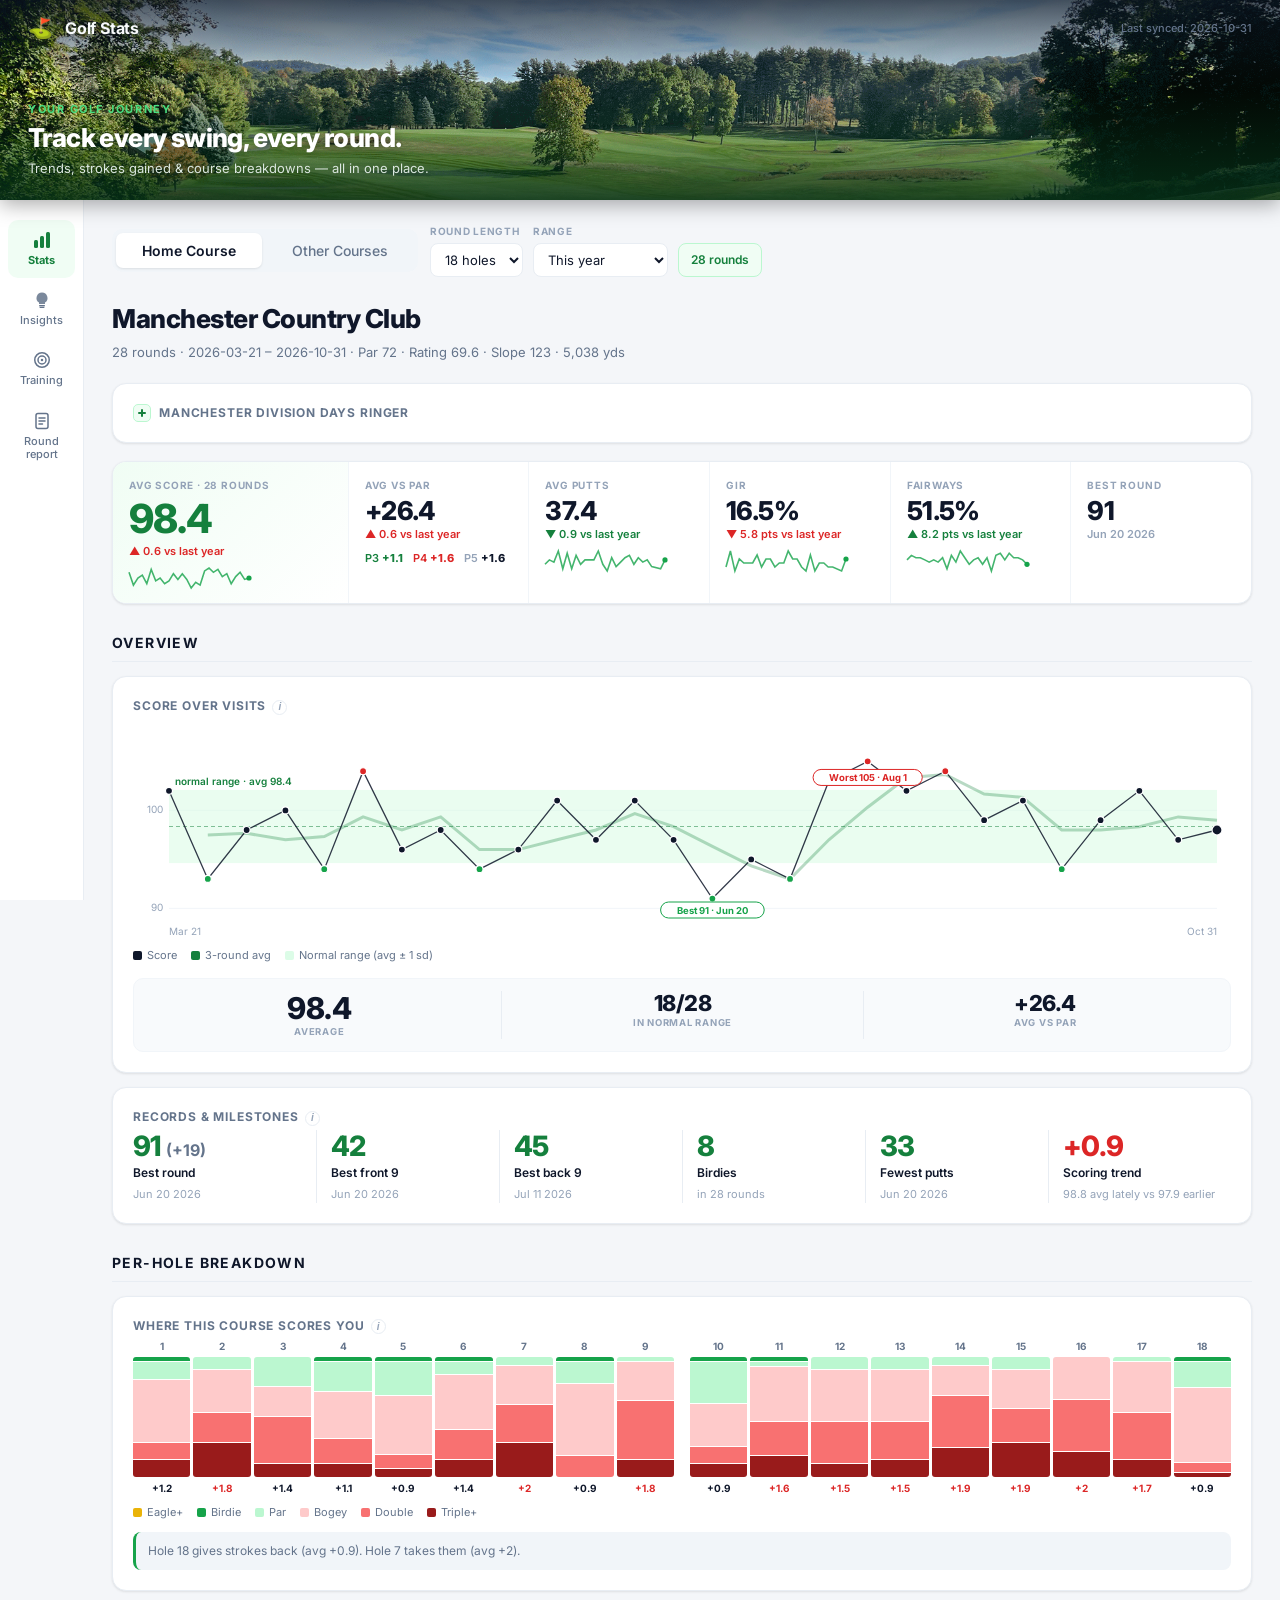
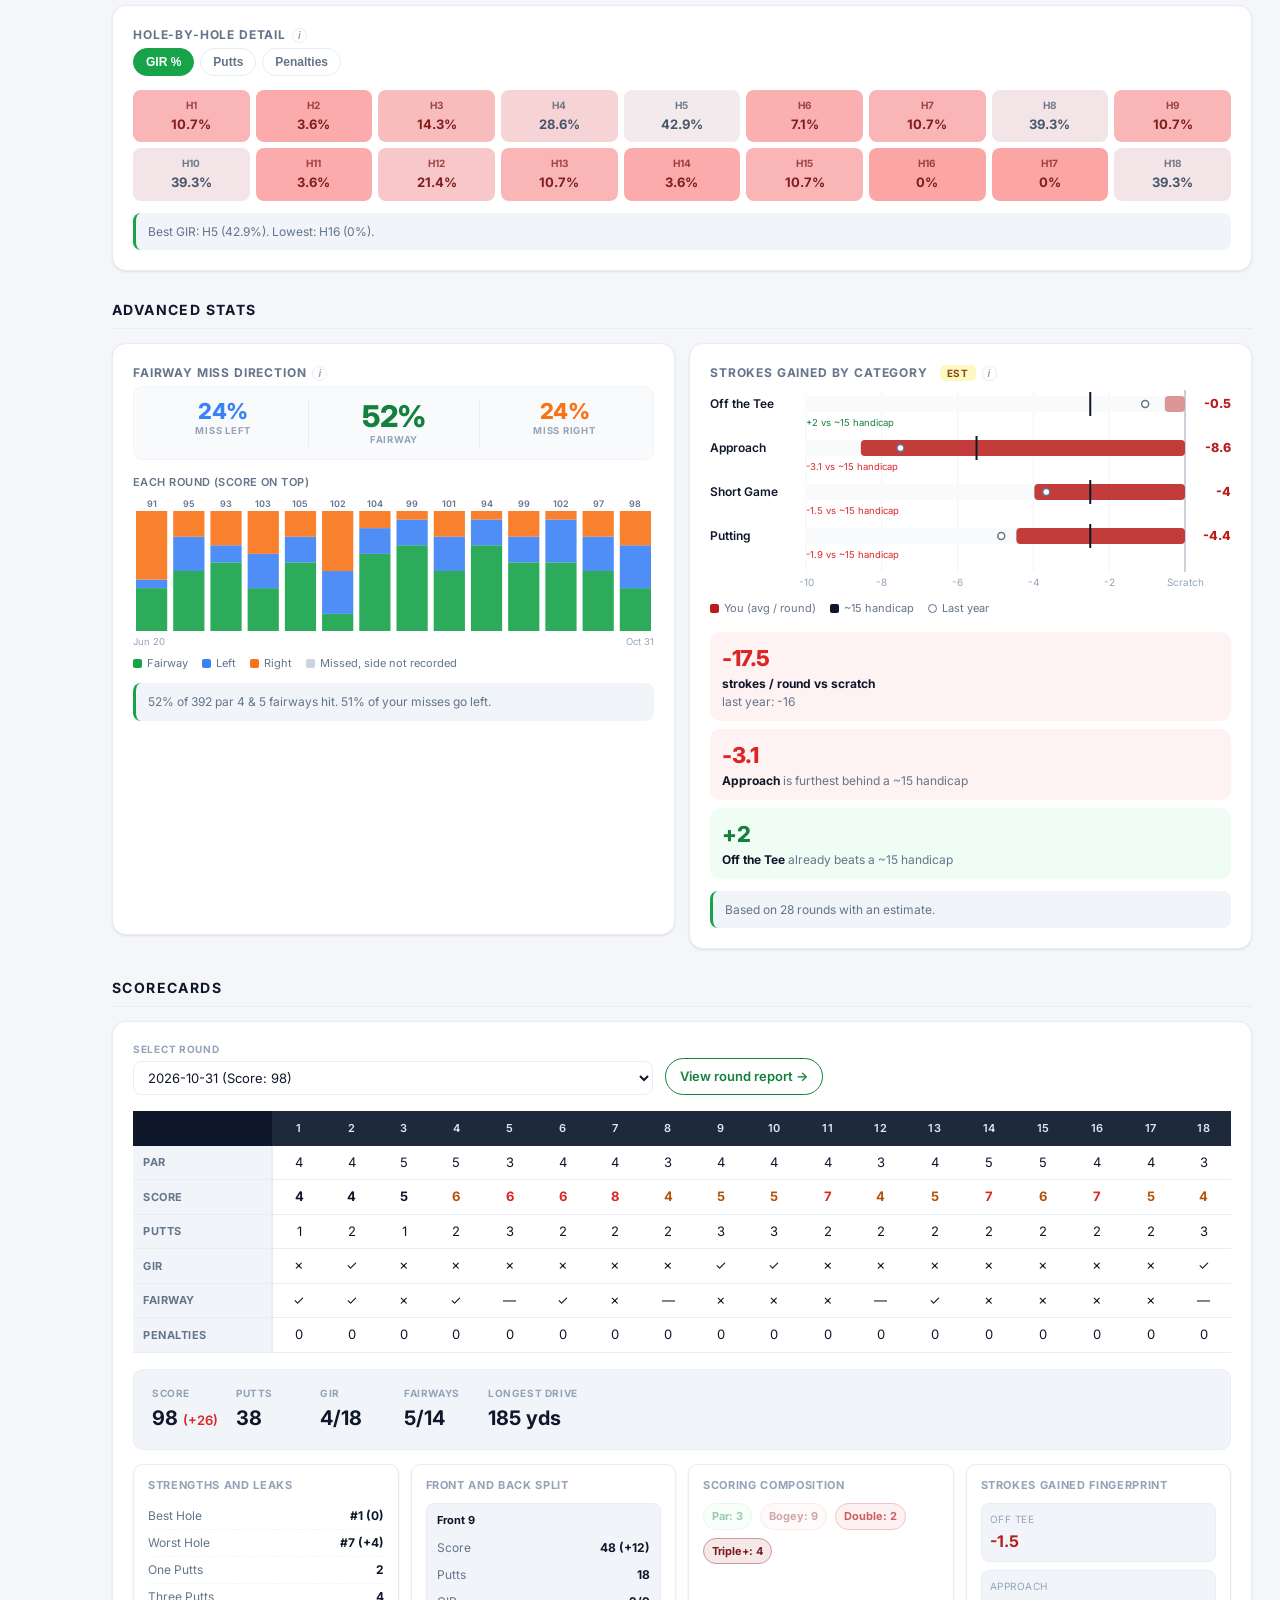
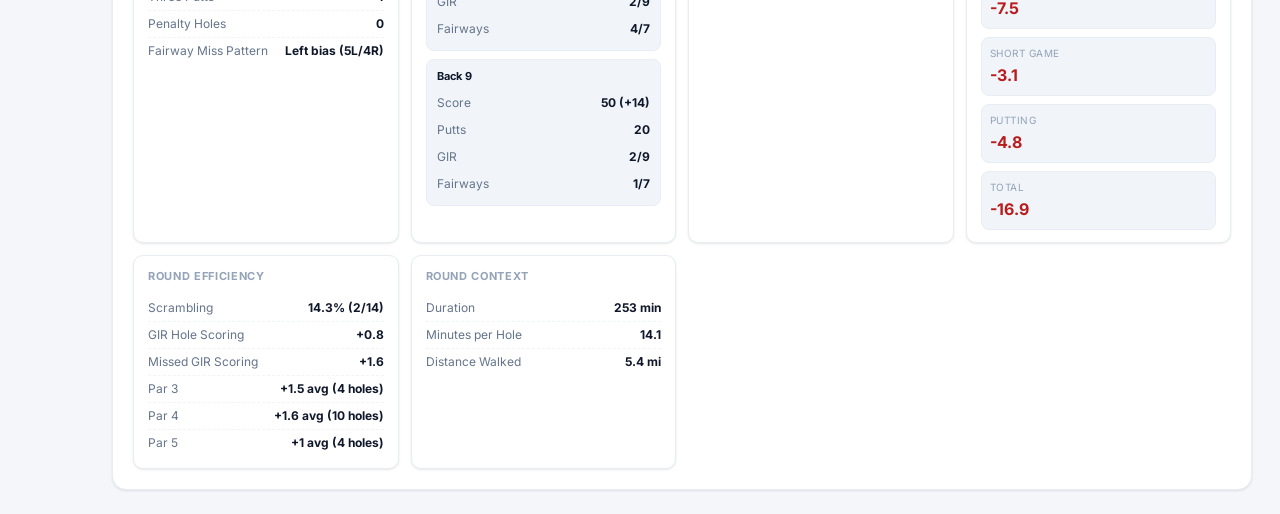
<file: index.html>
<!DOCTYPE html>
<html>
  <head>
    <meta charset="utf-8">
    <meta http-equiv="refresh" content="0; url=dashboard/">
    <link rel="canonical" href="dashboard/">
  </head>
  <body>
    <script>window.location.replace("dashboard/");</script>
  </body>
</html>
</file>
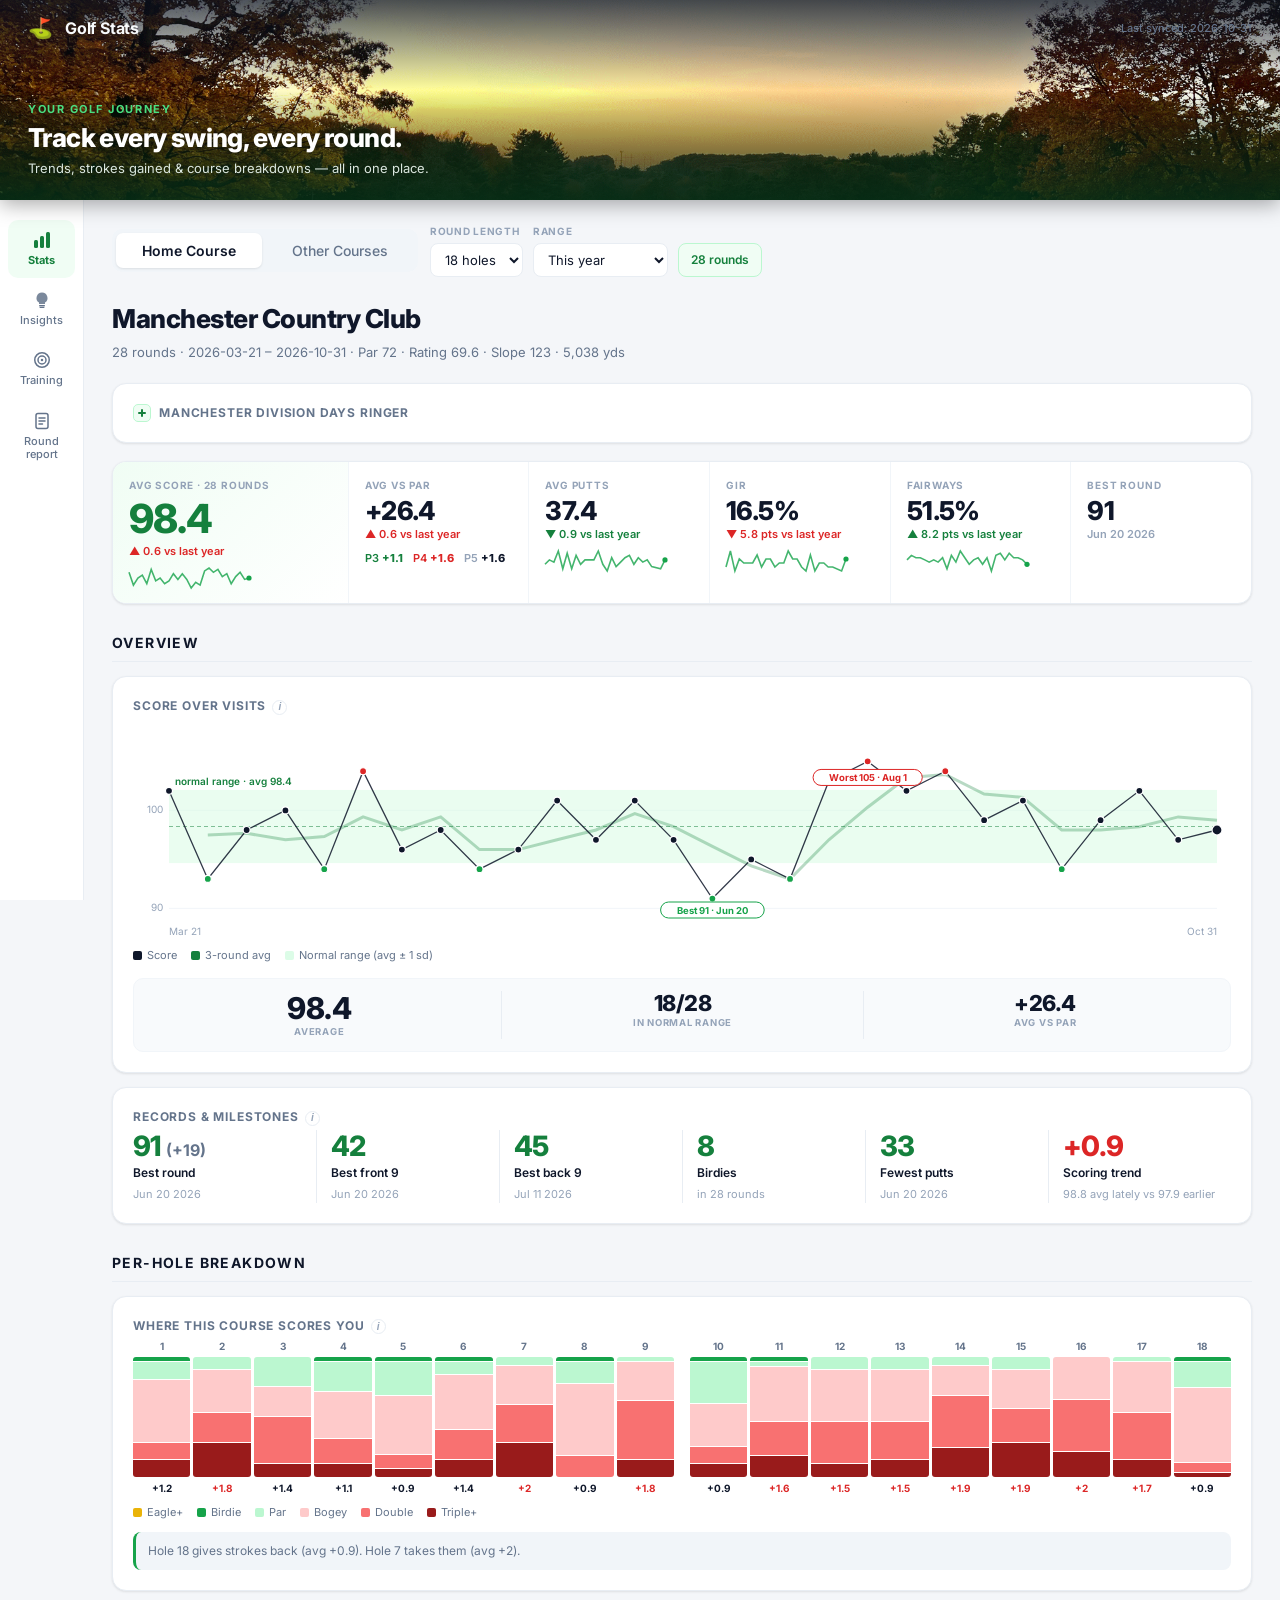
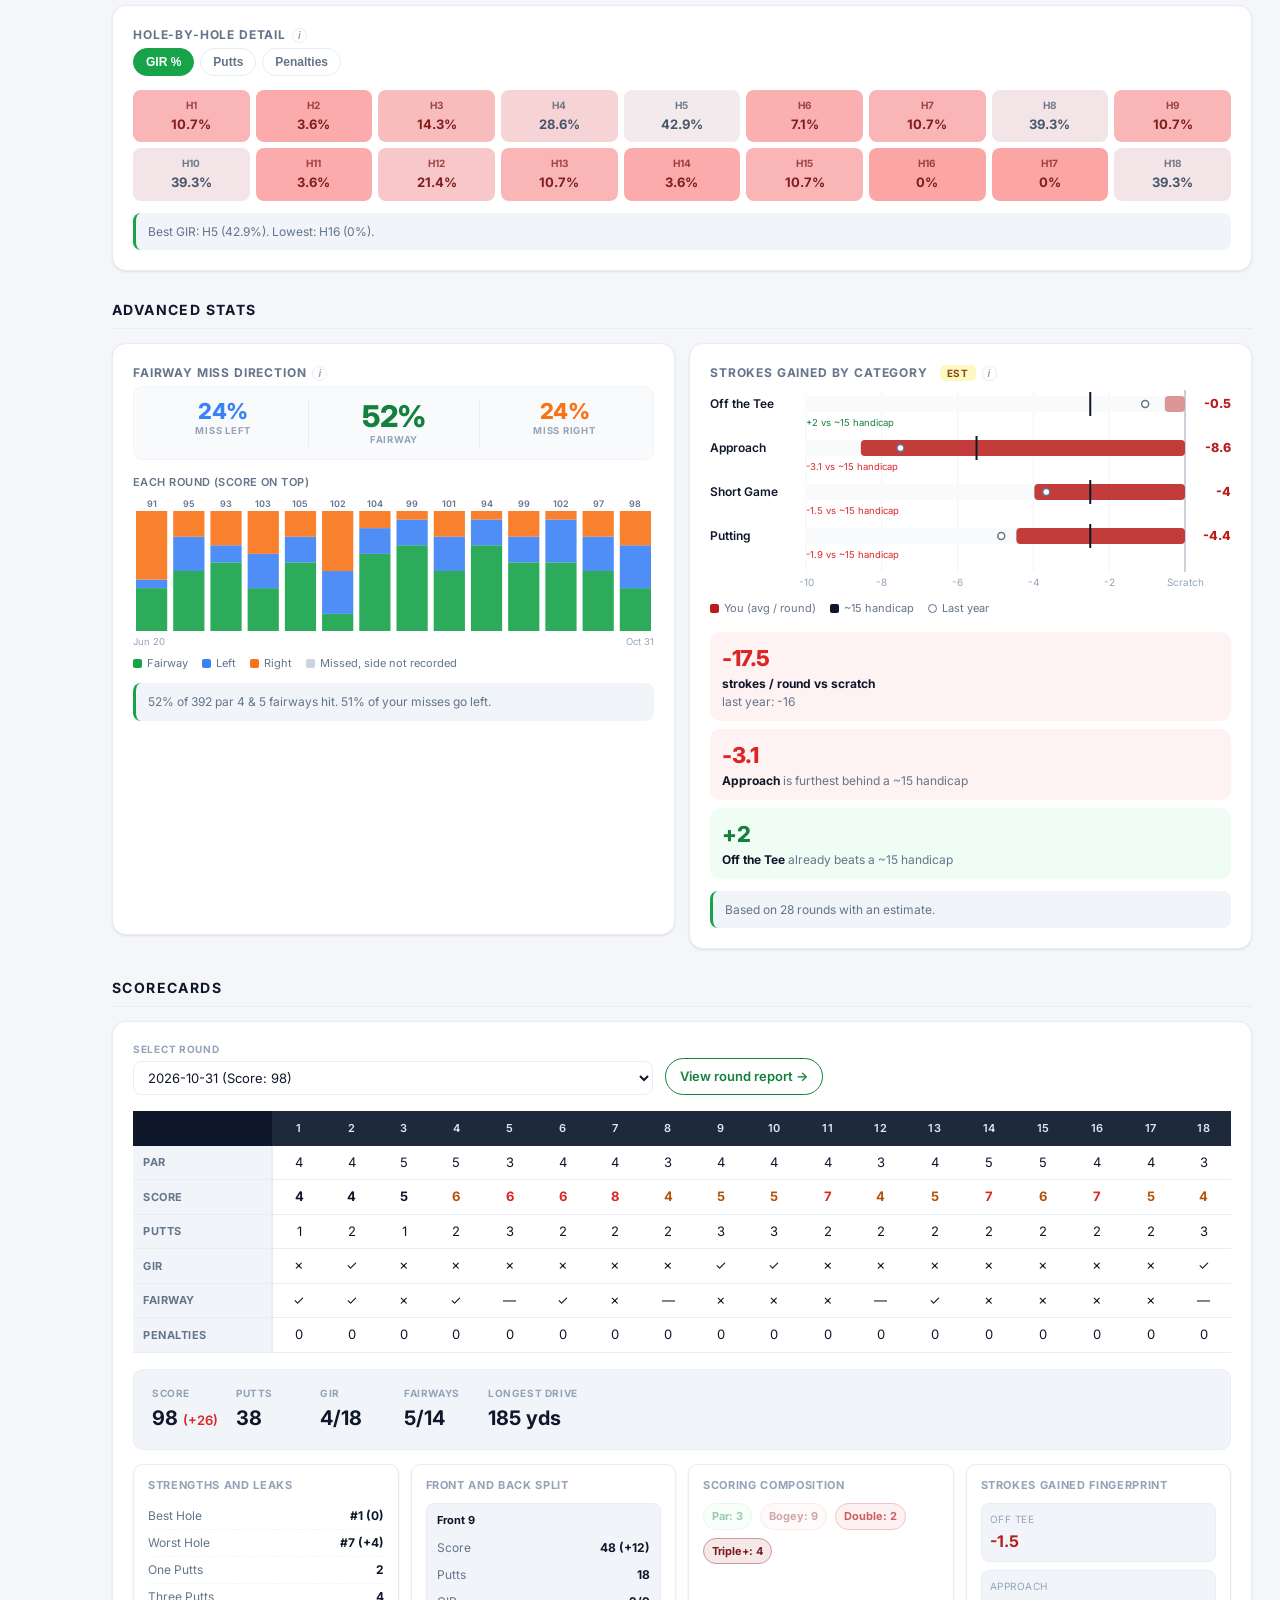
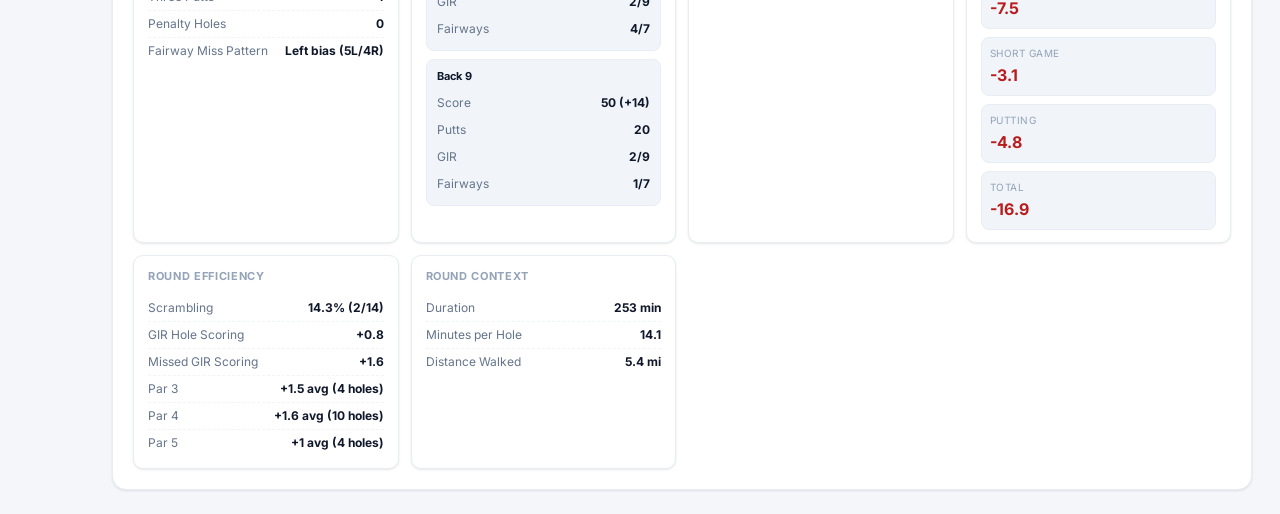
<file: dashboard/index.html>
<!DOCTYPE html>
<html lang="en">
<head>
  <meta charset="UTF-8">
  <meta name="viewport" content="width=device-width, initial-scale=1.0, viewport-fit=cover">
  <meta name="theme-color" content="#0f172a">
  <title>Golf Stats Dashboard</title>
  <link rel="icon" href="data:image/svg+xml,<svg xmlns='http://www.w3.org/2000/svg' viewBox='0 0 100 100'><text y='.9em' font-size='90'>⛳</text></svg>">
  <link rel="preconnect" href="https://fonts.googleapis.com">
  <link rel="preconnect" href="https://fonts.gstatic.com" crossorigin>
  <link href="https://fonts.googleapis.com/css2?family=Inter:wght@400;500;600;700;800&display=swap" rel="stylesheet">
  <link rel="stylesheet" href="styles.css">
  <script src="https://cdn.plot.ly/plotly-2.35.2.min.js"></script>
</head>
<body>
  <div class="app">
    <header class="header">
      <img id="hero-img" class="hero-img" alt="" aria-hidden="true">
      <div class="hero-overlay"></div>
      <div class="header-top">
        <div class="header-left">
          <span class="logo">⛳</span>
          <h1>Golf Stats</h1>
        </div>
        <div class="header-right">
          <span id="last-updated" class="last-updated"></span>
        </div>
      </div>
      <div class="hero-content">
        <p class="hero-eyebrow">Your Golf Journey</p>
        <h2 class="hero-title">Track every swing, every round.</h2>
        <p class="hero-sub">Trends, strokes gained &amp; course breakdowns — all in one place.</p>
      </div>
    </header>

    <div class="layout">
      <nav class="left-nav" id="left-nav">
        <button class="nav-btn active" data-panel="stats">
          <svg width="18" height="18" fill="none" viewBox="0 0 18 18">
            <rect x="1" y="9" width="4" height="8" rx="1.5" fill="currentColor" />
            <rect x="7" y="5" width="4" height="12" rx="1.5" fill="currentColor" />
            <rect x="13" y="1" width="4" height="16" rx="1.5" fill="currentColor" />
          </svg>
          <span>Stats</span>
        </button>
        <button class="nav-btn" data-panel="insights">
          <svg width="18" height="18" fill="none" viewBox="0 0 18 18">
            <path d="M9 1.5a5.5 5.5 0 0 0-3 10.1V13h6v-1.4A5.5 5.5 0 0 0 9 1.5Z" fill="currentColor" opacity=".85" />
            <rect x="6" y="14" width="6" height="1.5" rx=".75" fill="currentColor" />
            <rect x="6.5" y="16" width="5" height="1" rx=".5" fill="currentColor" />
          </svg>
          <span>Insights</span>
        </button>
        <button class="nav-btn" data-panel="training">
          <svg width="18" height="18" fill="none" viewBox="0 0 18 18">
            <circle cx="9" cy="9" r="7.25" stroke="currentColor" stroke-width="1.5" />
            <circle cx="9" cy="9" r="4" stroke="currentColor" stroke-width="1.5" />
            <circle cx="9" cy="9" r="1.25" fill="currentColor" />
          </svg>
          <span>Training</span>
        </button>
        <a class="nav-btn" href="round.html">
          <svg width="18" height="18" fill="none" viewBox="0 0 18 18">
            <rect x="3" y="1.5" width="12" height="15" rx="2" stroke="currentColor" stroke-width="1.5" />
            <path d="M6 6h6M6 9h6M6 12h3.5" stroke="currentColor" stroke-width="1.5" stroke-linecap="round" />
          </svg>
          <span>Round report</span>
        </a>
      </nav>

      <main class="main">
        <!-- Mode tabs + inline filter bar -->
        <div class="tabs-filter-row">
          <div class="tabs mode-tabs">
            <button class="tab-btn active" data-mode="home">Home Course</button>
            <button class="tab-btn" data-mode="other">Other Courses</button>
            <button class="tab-btn" data-mode="manage" style="display:none">Manage <span id="manage-badge" class="badge" style="display:none"></span></button>
          </div>
          <div class="filter-bar">
            <div class="filter-bar-item filter-course-only">
              <label for="course-select">Course</label>
              <select id="course-select"></select>
            </div>
            <div class="filter-bar-item">
              <label for="filter-holes">Round Length</label>
              <select id="filter-holes">
                <option value="18">18 holes</option>
                <option value="9">9 holes</option>
                <option value="">All</option>
              </select>
            </div>
            <div class="filter-bar-item">
              <label for="filter-range">Range</label>
              <select id="filter-range">
                <option value="thisyear">This year</option>
                <option value="last20">Last 20 rounds</option>
                <option value="last50">Last 50 rounds</option>
                <option value="all">All time</option>
                <option value="custom">Custom dates</option>
              </select>
            </div>
            <div class="filter-bar-item filter-date-item">
              <label for="filter-date-from">From</label>
              <input type="date" id="filter-date-from">
            </div>
            <div class="filter-bar-item filter-date-item">
              <label for="filter-date-to">To</label>
              <input type="date" id="filter-date-to">
            </div>
            <div id="round-count" class="round-count"></div>
          </div>
        </div>

        <!-- ═══════════════ COURSE VIEW ═══════════════ -->
        <div id="view-course" class="mode-view active">
<!-- ── Stats sub-panel ── -->
<div class="sub-panel active" data-panel="stats">
            <p class="panel-intro">Detailed stats and charts for a single course. Select a course from the dropdown above, and use
              the Round Length and date filters to refine which visits are included.</p>
            <div class="course-head">
              <h2 id="course-name" class="course-name">—</h2>
              <div id="course-meta" class="course-meta"></div>
            </div>

            <div id="ringer-card" class="chart-card ringer-card" style="display:none">
              <details class="ringer-details">
                <summary class="ringer-summary">
                  <span class="insights-toggle-icon"></span>
                  <span class="chart-title">Manchester Division Days Ringer</span>
                </summary>
                <div class="ringer-head">
                  <div class="chart-desc">Rounds played on Thursday, Saturday, and Sunday. Set a start date to track across seasons.
                  </div>
                  <div class="filter-bar-item">
                    <label for="ringer-start-date">Track From</label>
                    <input type="date" id="ringer-start-date">
                  </div>
                </div>
                <div id="ringer-table-wrap"></div>
              </details>
            </div>

            <div id="ck-band" class="kpi-band"></div>

            <h3 class="section-title">Overview</h3>
            <div class="chart-card">
              <div class="chart-title">Score Over Visits</div>
              <div class="chart-desc">Your total score each round here. The shaded band is your normal range (average ± one standard
                deviation) and the faint line is a 3-round moving average — a downward slope means you're improving.</div>
              <div id="chart-c-score-trend"></div>
              <div id="summary-c-score-trend" class="chart-summary"></div>
              </div>
              <div class="chart-card">
                <div class="chart-title">Records &amp; Milestones</div>
                <div class="chart-desc">Your personal bests at this course across all rounds in the current filter.</div>
                <div id="course-records" class="records-grid"></div>
              </div>

            <h3 class="section-title">Per-Hole Breakdown</h3>
            <div class="chart-card">
              <div class="chart-title">Where This Course Scores You</div>
              <div class="chart-desc">How your scores split on each hole across the rounds in the filter, best at the top. Hover a bar for the
                exact percentages; the number under each is your average score to par on that hole.</div>
              <div id="chart-c-hole-score"></div>
              <div id="summary-c-hole-score" class="chart-summary"></div>
            </div>
            <div class="chart-card">
              <div class="chart-title">Hole-by-Hole Detail</div>
              <div id="hole-metric-tabs" class="trend-tabs"></div>
              <div id="hole-metric-desc" class="chart-desc"></div>
              <div id="chart-c-hole-metric"></div>
              <div id="summary-c-hole-metric" class="chart-summary"></div>
            </div>

            <h3 class="section-title">Advanced Stats</h3>
            <div class="chart-grid-2">
                <div class="chart-card">
                  <div class="chart-title">Fairway Miss Direction</div>
                <div class="chart-desc">Tee shots at this course: fairway hit vs. missed left vs. missed right.</div>
                <div id="chart-c-fwy-miss"></div>
                <div id="summary-c-fwy-miss" class="chart-summary"></div>
                </div>
                <div class="chart-card">
                  <div class="chart-title">Strokes Gained by Category <span class="est-tag">est</span></div>
                <div class="chart-desc">Estimated strokes gained vs scratch at this course. The hollow dot is the same stretch of last year on
                  the home course, or your all-course average elsewhere.</div>
                <div id="chart-c-sg"></div>
                <div id="summary-c-sg" class="chart-summary"></div>
                </div>
                </div>
<h3 class="section-title">Scorecards</h3>
            <div class="chart-card">
              <div class="scorecard-picker">
                <div class="filter-bar-item" style="max-width:520px;flex:1">
                  <label for="c-scorecard-selector">Select Round</label>
                  <select id="c-scorecard-selector" style="width:100%"></select>
                </div>
                <a id="c-scorecard-report" class="report-btn" href="round.html" hidden>View round report →</a>
              </div>
              <div id="c-scorecard-table"></div>
              </div>
          </div><!-- /stats -->

          <!-- ── Insights sub-panel ── -->
          <div class="sub-panel" data-panel="insights">
            <p class="panel-intro">Insights specific to the selected course, based on your rounds there. Use the Course dropdown and
              filters above to change which data is shown.</p>
            <h3 class="section-title" style="margin-top:0">Course Insights</h3>
            <div id="insights-course" data-expanded="true"></div>
          </div><!-- /insights -->

          <!-- ── Training sub-panel ── -->
          <div class="sub-panel" data-panel="training">
            <div class="training-panel">
              <div class="training-hero-card">
                <p class="training-eyebrow">Coming Soon</p>
                <h3 class="training-title">Course-Specific Training</h3>
                <p class="training-body">Targeted practice plans built from your hole-by-hole data at this course — know exactly
                  which holes and shot types to work on before your next round.</p>
              </div>
              <div class="training-teasers">
                <div class="training-teaser">
                  <div class="training-teaser-icon">
                    <svg width="22" height="22" fill="none" viewBox="0 0 22 22">
                      <path d="M4 11a7 7 0 1 1 14 0A7 7 0 0 1 4 11Z" stroke="currentColor" stroke-width="1.75" />
                      <path d="M11 7v4l3 2" stroke="currentColor" stroke-width="1.75" stroke-linecap="round" />
                    </svg>
                  </div>
                  <div>
                    <div class="training-teaser-title">Pre-Round Prep</div>
                    <div class="training-teaser-body">Hole-by-hole game plan based on your scoring history here.</div>
                  </div>
                  </div>
                <div class="training-teaser">
                  <div class="training-teaser-icon">
                    <svg width="22" height="22" fill="none" viewBox="0 0 22 22">
                      <rect x="3" y="4" width="16" height="2.5" rx="1.25" fill="currentColor" />
                      <rect x="3" y="9.75" width="11" height="2.5" rx="1.25" fill="currentColor" />
                      <rect x="3" y="15.5" width="13" height="2.5" rx="1.25" fill="currentColor" />
                    </svg>
                  </div>
                  <div>
                    <div class="training-teaser-title">Problem Hole Drills</div>
                    <div class="training-teaser-body">Targeted drills for the holes where you lose the most strokes.</div>
                  </div>
                </div>
                </div>
            </div>
          </div><!-- /training -->

        </div><!-- /view-course -->

        <!-- ═══════════════ MANAGE VIEW ═══════════════ -->
        <div id="view-manage" class="mode-view">
          <div class="manage-header">
            <div>
              <h2 class="course-name">Course Manager</h2>
              <p id="manage-summary" class="course-meta"></p>
            </div>
            <button class="btn btn-secondary" id="btn-export-courses">⬇ Download courses.json</button>
          </div>
          <h3 class="section-title">Unmatched Rounds</h3>
          <p class="chart-desc" style="margin-top:-12px;margin-bottom:16px">Garmin course strings that don't match any entry in
            courses.json. Map them to an existing course or create a new entry.</p>
          <div id="manage-unmatched"></div>
          <h3 class="section-title">Known Courses</h3>
          <div id="manage-known"></div>
        </div>

      </main>
    </div>
  </div>

  <script src="app.js"></script>
</body>
</html>
</file>
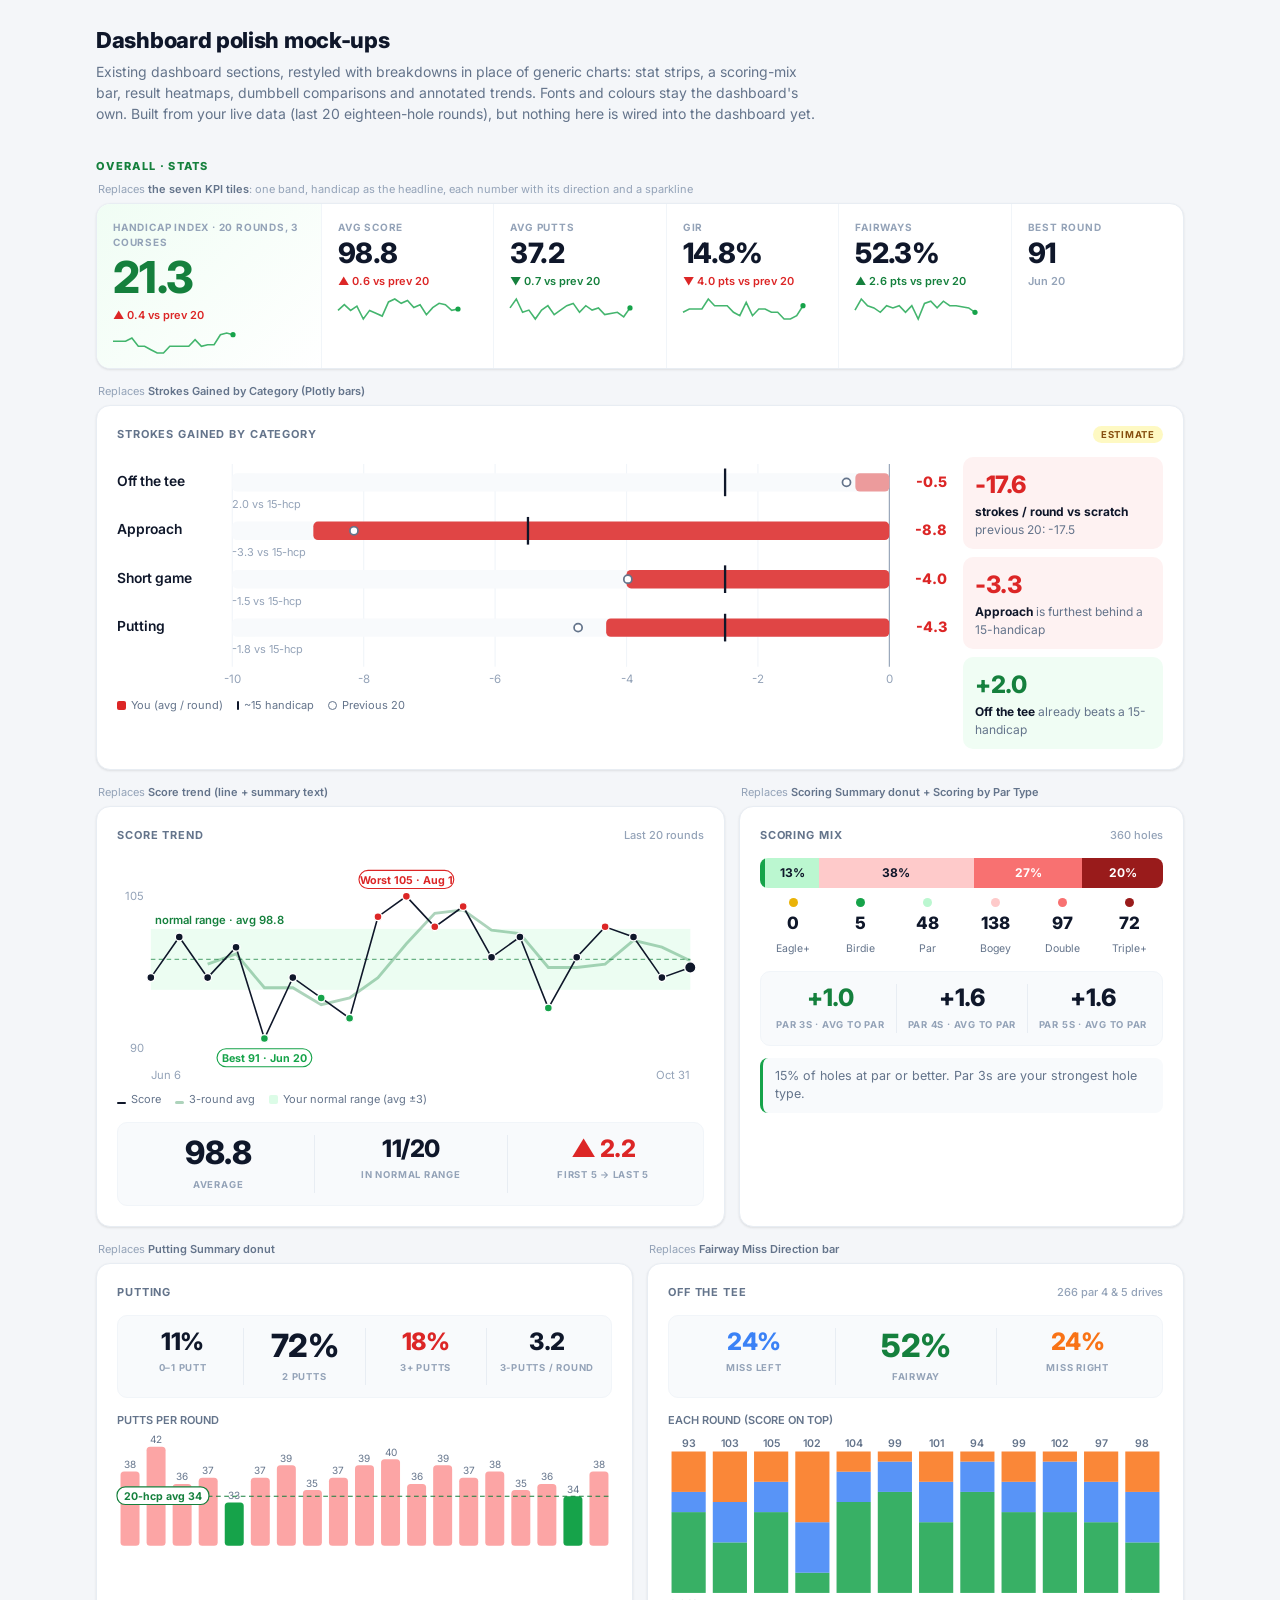
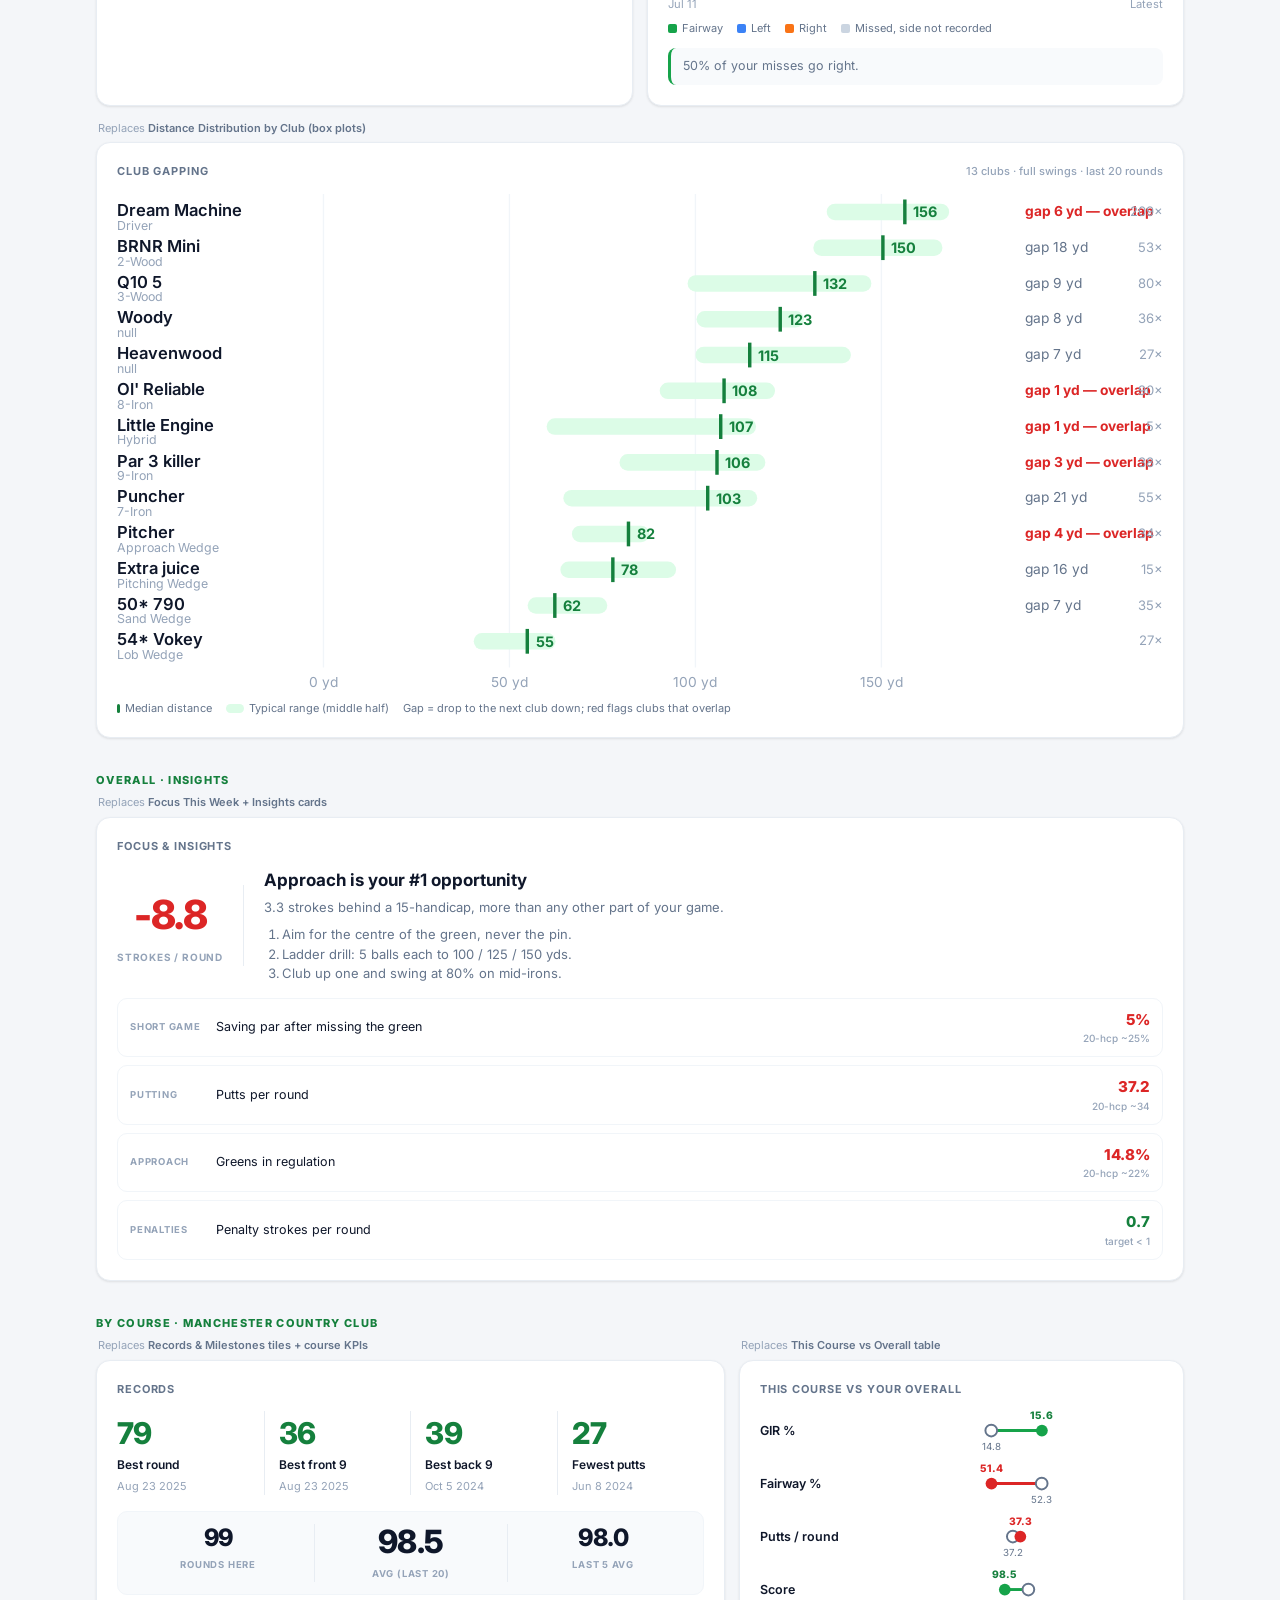
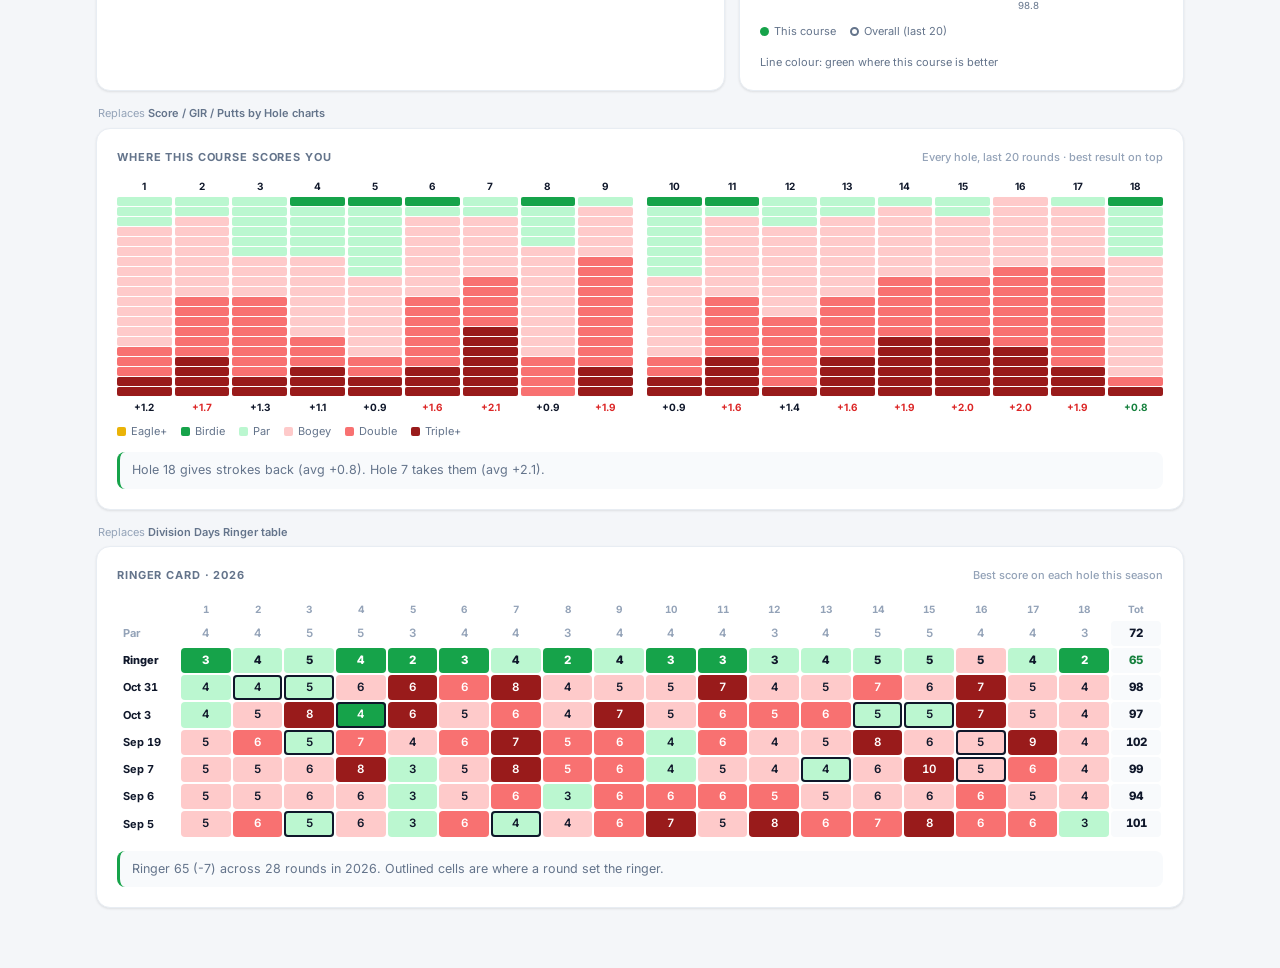
<file: dashboard/mockups/index.html>
<!DOCTYPE html>
<html lang="en">
<head>
  <meta charset="UTF-8">
  <meta name="viewport" content="width=device-width, initial-scale=1.0">
  <title>Dashboard Polish Mock-ups</title>
  <link rel="preconnect" href="https://fonts.googleapis.com">
  <link rel="preconnect" href="https://fonts.gstatic.com" crossorigin>
  <link href="https://fonts.googleapis.com/css2?family=Inter:wght@400;500;600;700;800&display=swap" rel="stylesheet">
  <link rel="stylesheet" href="../styles.css">
  <style>
    /* Mock-up only: everything below reuses the dashboard's tokens (--primary, --border, --radius…). */
    :root {
      --c-eagle: #eab308; --c-birdie: #16a34a; --c-par: #dcfce7; --c-bogey: #fecaca; --c-double: #ef4444; --c-triple: #991b1b;
      --c-left: #3b82f6; --c-right: #f97316; --neg: #dc2626; --panel: #f8fafc;
    }
    body { background: var(--bg); }
    .wrap { max-width: 1120px; margin: 0 auto; padding: 24px 16px 60px; }
    .page-head h1 { font-size: 22px; font-weight: 800; letter-spacing: -.3px; }
    .page-head p { color: var(--text-muted); margin-top: 4px; max-width: 720px; }
    .view-label { margin: 34px 0 6px; font-size: 11px; font-weight: 800; letter-spacing: .12em; text-transform: uppercase; color: var(--primary-dark); }
    .grid { display: grid; grid-template-columns: repeat(12, minmax(0, 1fr)); gap: 14px; }
    .mock { grid-column: span 6; display: flex; flex-direction: column; min-width: 0; }
    .mock.wide { grid-column: 1 / -1; }
    .mock.w7 { grid-column: span 7; } .mock.w5 { grid-column: span 5; }
    @media (max-width: 860px) { .mock, .mock.w7, .mock.w5 { grid-column: 1 / -1; } }
    .replaces { font-size: 11px; color: var(--text-subtle); margin: 0 0 6px 2px; }
    .replaces b { color: var(--text-muted); font-weight: 600; }
    .mock .chart-card { flex: 1; margin: 0; }
    .card-title { font-size: 11px; font-weight: 700; letter-spacing: .08em; text-transform: uppercase; color: var(--text-muted); display: flex; justify-content: space-between; align-items: center; gap: 10px; margin-bottom: 14px; }
    .card-title .hint { text-transform: none; letter-spacing: 0; font-weight: 500; color: var(--text-subtle); }
    .pill { font-size: 9.5px; font-weight: 700; letter-spacing: .08em; padding: 3px 8px; border-radius: 999px; background: #fef9c3; color: #854d0e; }

    /* Stat strip: one shaded band, dividers, big numbers */
    .strip { display: grid; grid-auto-flow: column; grid-auto-columns: 1fr; background: var(--panel); border: 1px solid var(--border-light); border-radius: 10px; padding: 12px 4px; }
    .strip > div { text-align: center; padding: 0 8px; border-left: 1px solid var(--border); min-width: 0; }
    .strip > div:first-child { border-left: 0; }
    .strip b { display: block; font-size: 24px; font-weight: 800; letter-spacing: -.5px; line-height: 1.15; }
    .strip .big b { font-size: 32px; }
    .strip span { font-size: 9.5px; font-weight: 700; letter-spacing: .08em; text-transform: uppercase; color: var(--text-subtle); }
    .strip small { display: block; font-size: 11px; font-weight: 600; margin-top: 2px; }
    .up { color: var(--primary-dark); } .down { color: var(--neg); } .flat { color: var(--text-subtle); }

    /* KPI band */
    .kpis { display: grid; grid-template-columns: 1.3fr repeat(5, 1fr); background: var(--card); border: 1px solid var(--border); border-radius: var(--radius); box-shadow: var(--shadow-sm); overflow: hidden; }
    .kpis > div { padding: 16px 16px 12px; border-left: 1px solid var(--border-light); min-width: 0; }
    .kpis > div:first-child { border-left: 0; background: linear-gradient(135deg, #f0fdf4, #fff); }
    .kpis .lbl { font-size: 10px; font-weight: 700; letter-spacing: .08em; text-transform: uppercase; color: var(--text-subtle); }
    .kpis .val { font-size: 28px; font-weight: 800; letter-spacing: -.6px; line-height: 1.15; margin-top: 2px; }
    .kpis div:first-child .val { font-size: 44px; color: var(--primary-dark); }
    .kpis .delta { font-size: 11px; font-weight: 600; }
    .kpis svg { margin-top: 6px; }
    @media (max-width: 860px) { .kpis { grid-template-columns: repeat(3, 1fr); } .kpis > div:nth-child(4) { border-left: 0; } .kpis > div { border-top: 1px solid var(--border-light); } }

    .sg-wrap { display: grid; grid-template-columns: 1fr 200px; gap: 16px; }
    .side-cards { display: flex; flex-direction: column; gap: 8px; }
    .side-card { border-radius: 10px; padding: 10px 12px; background: var(--primary-muted); font-size: 12px; color: var(--text-muted); }
    .side-card.bad { background: #fef2f2; }
    .side-card b { display: block; font-size: 24px; font-weight: 800; letter-spacing: -.5px; }
    .side-card strong { color: var(--text); }
    @media (max-width: 560px) { .sg-wrap { grid-template-columns: 1fr; } }

    .mix-bar { display: flex; height: 30px; border-radius: 8px; overflow: hidden; font-size: 12px; font-weight: 700; }
    .mix-bar div { display: flex; align-items: center; justify-content: center; min-width: 0; }
    .mix-keys { display: grid; grid-template-columns: repeat(6, 1fr); text-align: center; margin: 10px 0 14px; }
    .mix-keys i { display: block; width: 9px; height: 9px; border-radius: 50%; margin: 0 auto 4px; }
    .mix-keys b { display: block; font-size: 17px; font-weight: 800; }
    .mix-keys span { font-size: 10.5px; color: var(--text-muted); }

    .legend { display: flex; flex-wrap: wrap; gap: 14px; font-size: 11px; color: var(--text-muted); margin-top: 8px; }
    .legend i { display: inline-block; width: 9px; height: 9px; border-radius: 2px; margin-right: 5px; vertical-align: -1px; }
    svg { display: block; overflow: visible; }
    svg text { font-family: Inter, sans-serif; }

    .m-focus { display: grid; grid-template-columns: auto 1fr; gap: 20px; align-items: center; }
    .m-focus-num { text-align: center; padding-right: 20px; border-right: 1px solid var(--border); }
    .m-focus-num b { display: block; font-size: 40px; font-weight: 800; color: var(--neg); letter-spacing: -1px; }
    .m-focus-num span { font-size: 10px; font-weight: 700; letter-spacing: .08em; text-transform: uppercase; color: var(--text-subtle); }
    .m-focus h3 { font-size: 17px; margin-bottom: 4px; }
    .m-focus ol { margin: 8px 0 0 18px; color: var(--text-muted); font-size: 13px; }
    .insight-list { display: grid; gap: 8px; margin-top: 14px; }
    .insight { display: grid; grid-template-columns: 74px 1fr auto; gap: 12px; align-items: center; padding: 10px 12px; border: 1px solid var(--border-light); border-radius: 10px; font-size: 12.5px; }
    .insight .tag { font-size: 9.5px; font-weight: 700; letter-spacing: .08em; text-transform: uppercase; color: var(--text-subtle); }
    .insight .v { font-weight: 800; font-size: 15px; text-align: right; }
    .insight .v small { display: block; font-size: 10px; font-weight: 500; color: var(--text-subtle); }
    @media (max-width: 560px) { .m-focus { grid-template-columns: 1fr; } .m-focus-num { border: 0; padding: 0; } }

    .heat { display: grid; grid-template-columns: 1fr 1fr; gap: 14px; }
    .heat-nine { display: grid; grid-template-columns: repeat(9, 1fr); gap: 3px; }
    .heat-col .hn { text-align: center; font-size: 10px; font-weight: 700; margin-bottom: 3px; }
    .heat-col .cell { height: 9px; border-radius: 2px; margin-bottom: 1px; }
    .heat-col .av { text-align: center; font-size: 10px; font-weight: 700; margin-top: 4px; }
    @media (max-width: 560px) { .heat { grid-template-columns: 1fr; } }

    .ringer { width: 100%; table-layout: fixed; min-width: 640px; border-collapse: separate; border-spacing: 2px; font-size: 11.5px; font-variant-numeric: tabular-nums; }
    .ringer th { font-size: 10px; color: var(--text-subtle); font-weight: 700; padding: 2px 0; }
    .ringer td { text-align: center; padding: 4px 0; border-radius: 4px; font-weight: 600; }
    .ringer th:first-child, .ringer td:first-child { width: 60px; } .ringer td:first-child { text-align: left; font-weight: 700; padding-left: 4px; white-space: nowrap; font-size: 11px; }
    .ringer tr.best td { font-weight: 800; }
    .ringer td.tot { font-weight: 800; background: var(--panel); }
    .ringer-wrap { overflow-x: auto; }

    .records { display: grid; grid-template-columns: repeat(4, 1fr); }
    .records > div { padding: 0 14px; border-left: 1px solid var(--border); }
    .records > div:first-child { padding-left: 0; border-left: 0; }
    .records b { display: block; font-size: 30px; font-weight: 800; letter-spacing: -.6px; color: var(--primary-dark); }
    .records span { display: block; font-size: 12px; font-weight: 600; }
    .records small { font-size: 11px; color: var(--text-subtle); }
    @media (max-width: 560px) { .records { grid-template-columns: 1fr 1fr; row-gap: 14px; } .records > div:nth-child(3) { padding-left: 0; border-left: 0; } }
    .quote { margin-top: 12px; font-size: 12.5px; color: var(--text-muted); padding: 9px 12px; background: var(--panel); border-radius: 8px; border-left: 3px solid var(--primary); }
  </style>
</head>
<body>
  <div class="wrap">
    <header class="page-head">
      <h1>Dashboard polish mock-ups</h1>
      <p>Existing dashboard sections, restyled with breakdowns in place of generic charts: stat strips, a scoring-mix bar, result heatmaps, dumbbell comparisons and annotated trends. Fonts and colours stay the dashboard's own. Built from your live data (last 20 eighteen-hole rounds), but nothing here is wired into the dashboard yet.</p>
    </header>
    <div id="mocks"><p class="replaces">Loading your data…</p></div>
  </div>
  <script src="mockups.js"></script>
</body>
</html>
</file>
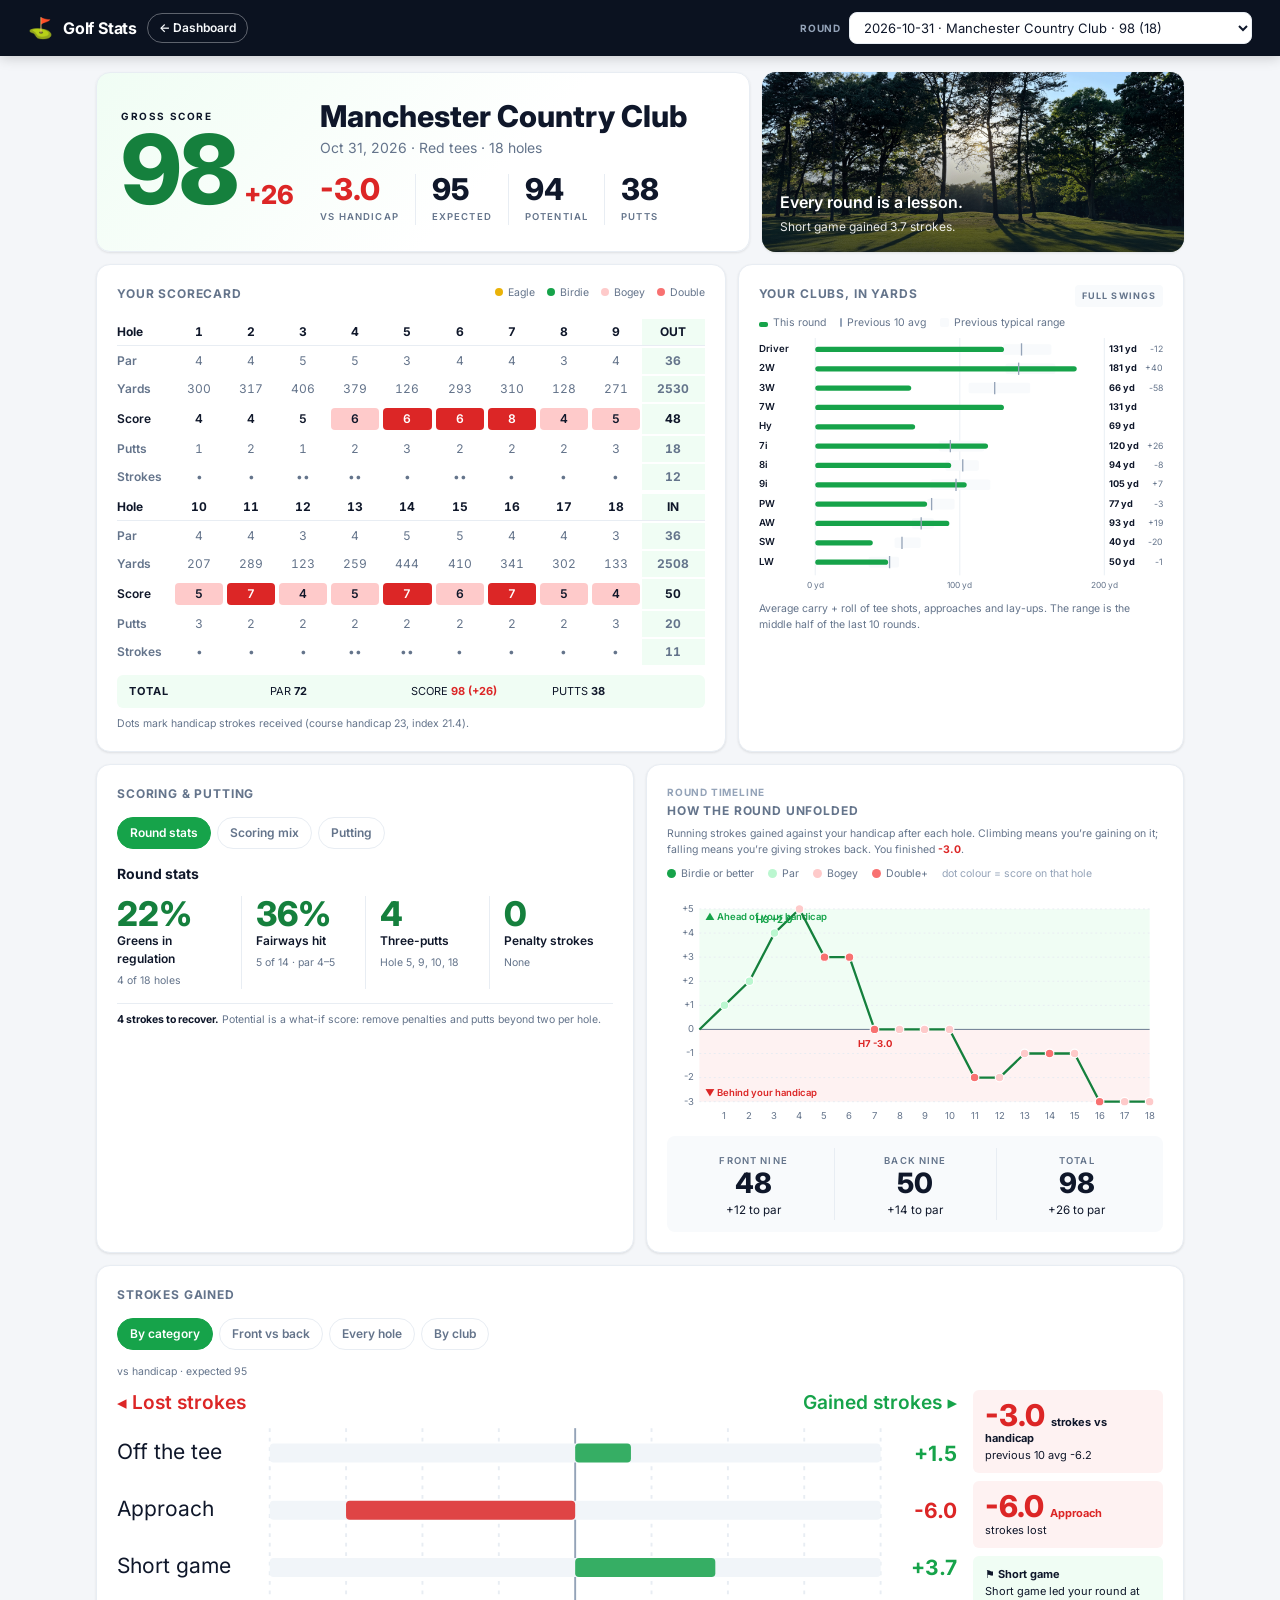
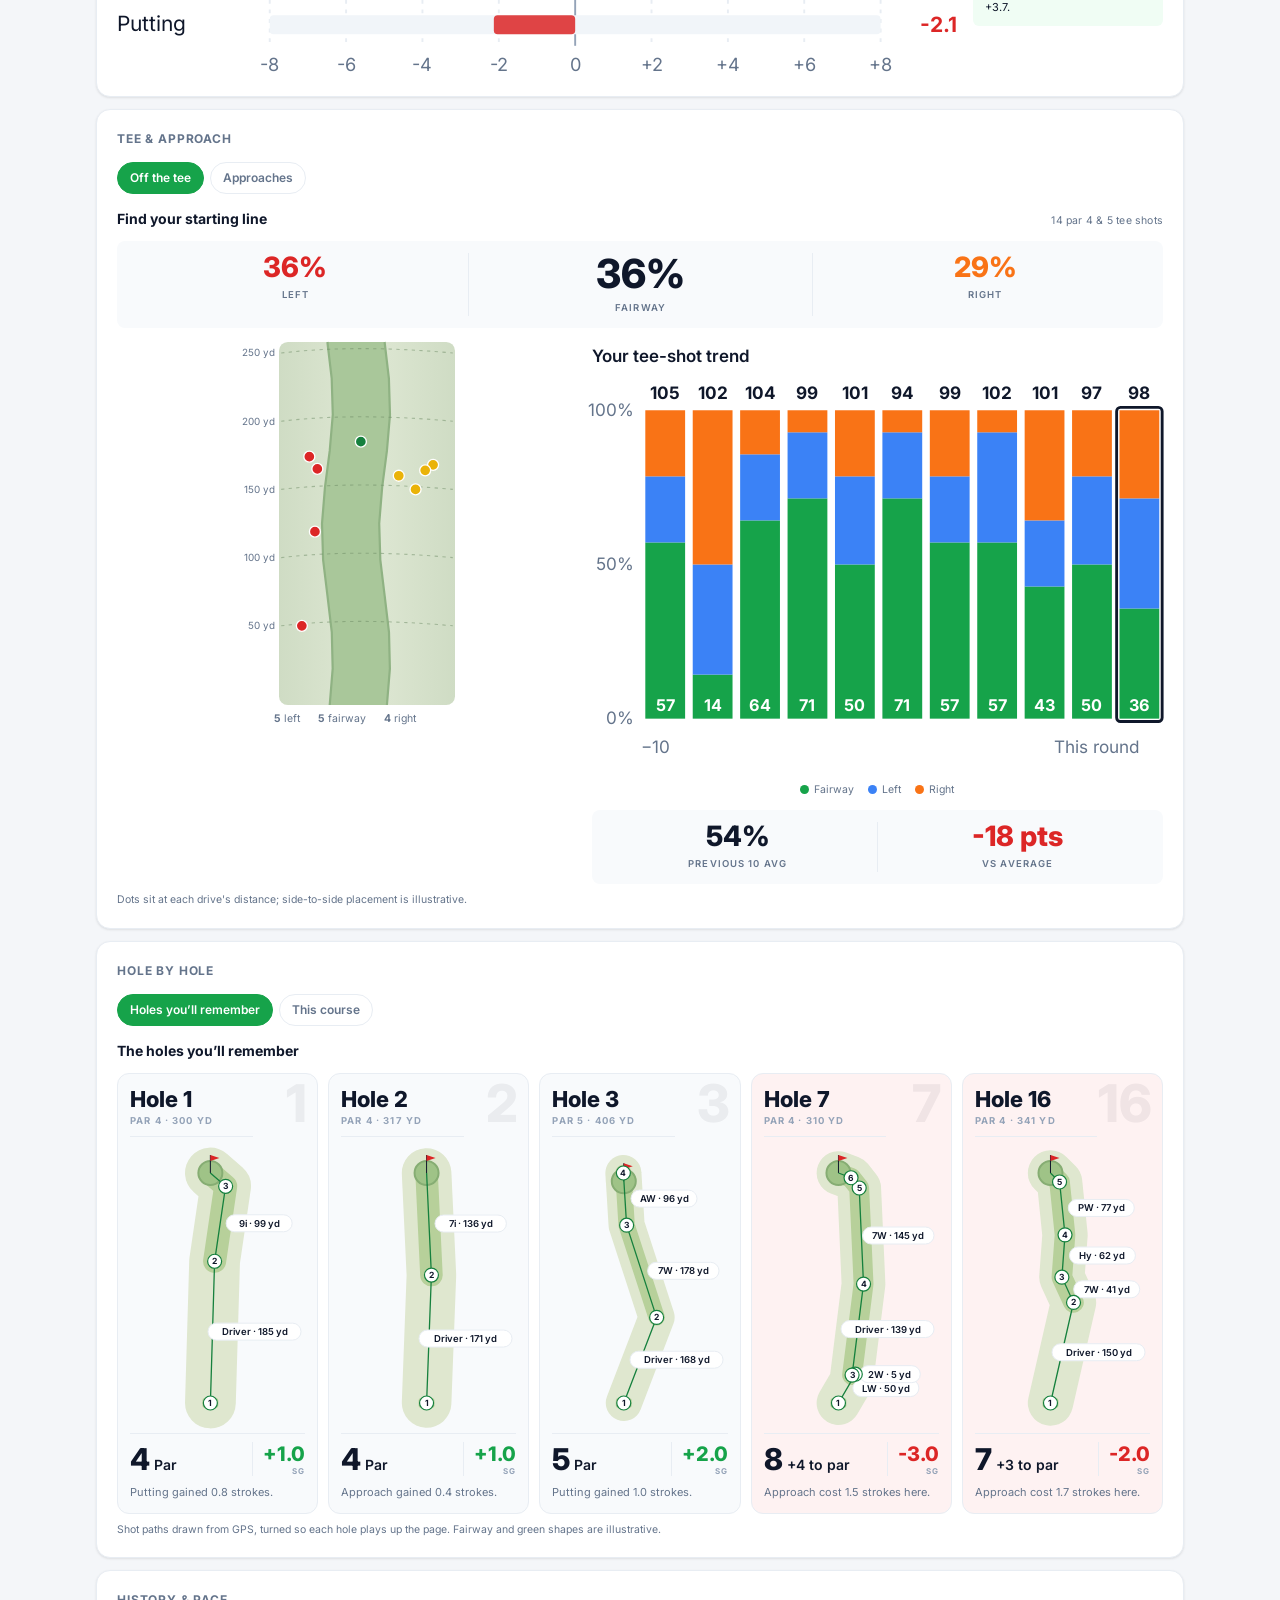
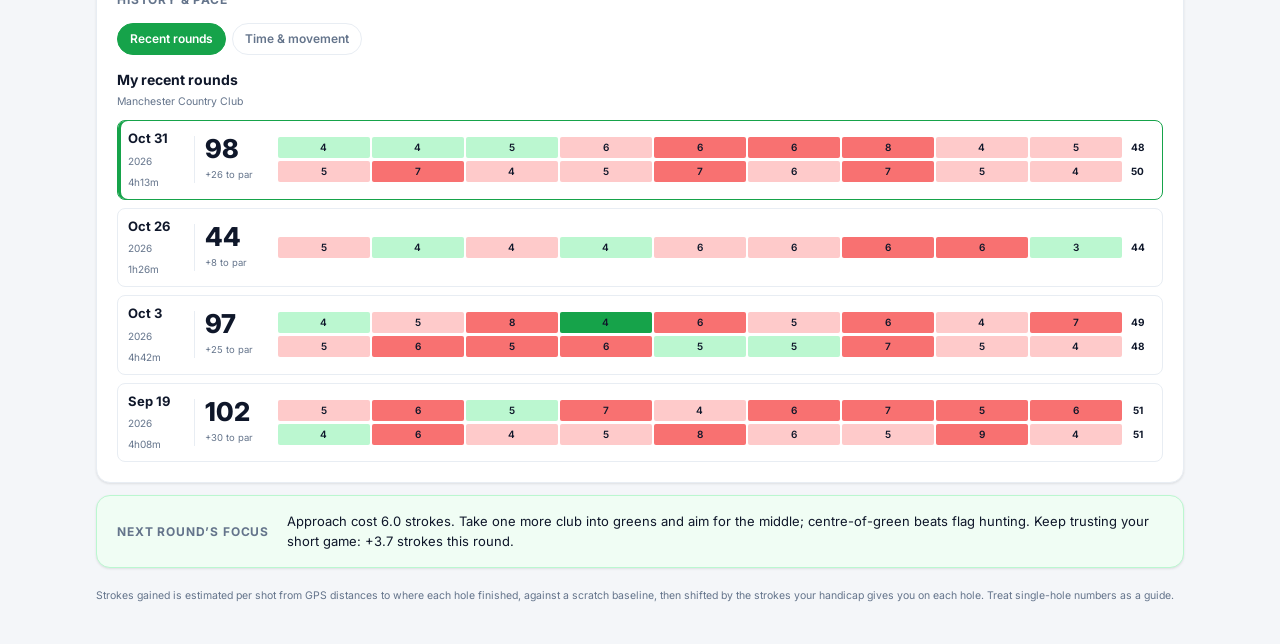
<file: dashboard/round.html>
<!DOCTYPE html>
<html lang="en">
<head>
  <meta charset="UTF-8">
  <meta name="viewport" content="width=device-width, initial-scale=1.0, viewport-fit=cover">
  <meta name="theme-color" content="#0b1220">
  <title>Round Report · Golf Stats</title>
  <link rel="icon" href="data:image/svg+xml,<svg xmlns='http://www.w3.org/2000/svg' viewBox='0 0 100 100'><text y='.9em' font-size='90'>⛳</text></svg>">
  <link rel="preconnect" href="https://fonts.googleapis.com">
  <link rel="preconnect" href="https://fonts.gstatic.com" crossorigin>
  <link href="https://fonts.googleapis.com/css2?family=Inter:wght@400;500;600;700;800&display=swap" rel="stylesheet">
  <link rel="stylesheet" href="round.css">
</head>
<body>
  <nav class="topbar">
    <div class="brand"><span class="logo">⛳</span><h1>Golf Stats</h1><a class="back" href="./">← Dashboard</a></div>
    <div class="picker">
      <label for="round-select">Round</label>
      <select id="round-select"></select>
    </div>
  </nav>

  <main id="report" class="report">
    <p class="loading">Loading your round…</p>
  </main>

  <footer class="foot">
    Strokes gained is estimated per shot from GPS distances to where each hole finished, against a scratch baseline,
    then shifted by the strokes your handicap gives you on each hole. Treat single-hole numbers as a guide.
  </footer>

  <script src="round.js"></script>
</body>
</html>
</file>
<file: dashboard/styles.css>
*, *::before, *::after { box-sizing: border-box; margin: 0; padding: 0; }

:root {
  --primary: #16a34a;
    --primary-dark: #15803d;
    --primary-light: #4ade80;
    --primary-muted: #f0fdf4;
    --bg: #f4f6f9;
    --card: #ffffff;
    --text: #0f172a;
    --text-muted: #64748b;
    --text-subtle: #94a3b8;
    --border: #e8edf3;
    --border-light: #f1f5f9;
    --shadow-sm: 0 1px 3px rgba(0, 0, 0, .06), 0 1px 2px rgba(0, 0, 0, .04);
    --shadow-md: 0 4px 12px rgba(0, 0, 0, .08), 0 2px 4px rgba(0, 0, 0, .04);
    --radius: 14px;
    --sidebar-w: 220px;
    --header-h: 200px;
    --topbar-h: 56px;
}

body {
  font-family: 'Inter', -apple-system, BlinkMacSystemFont, 'Segoe UI', sans-serif;
  background: var(--bg);
  color: var(--text);
  font-size: 14px;
  line-height: 1.5;
  -webkit-font-smoothing: antialiased;
}

/* ── Header (merged with hero image) ───────────────────── */
.header {
  background: #0b1220;
  color: white;
  position: sticky;
  top: 0;
  z-index: 100;
  overflow: hidden;
  height: var(--header-h);
  display: flex;
  flex-direction: column;
  justify-content: space-between;
  padding-top: env(safe-area-inset-top, 0px);
  box-shadow: 0 4px 20px rgba(0, 0, 0, .35);
  transition: height .22s ease;
}

/* Collapsed on scroll: slim bar with just the logo + last-updated */
body.header-collapsed { --header-h: var(--topbar-h); }
body.header-collapsed .hero-content,
body.header-collapsed .hero-img,
body.header-collapsed .hero-overlay {
  opacity: 0;
  transition: opacity .18s ease;
  pointer-events: none;
}
.header-top {
  position: relative;
  z-index: 2;
  display: flex;
  align-items: center;
  justify-content: space-between;
  padding: 0 28px;
  padding-left: max(28px, env(safe-area-inset-left));
  padding-right: max(28px, env(safe-area-inset-right));
  height: var(--topbar-h);
  flex-shrink: 0;
}
.header-left {
  display: flex;
  align-items: center;
  gap: 12px;
}

.logo {
  font-size: 20px;
  line-height: 1;
}

.header h1 {
  font-size: 16px;
  font-weight: 700;
  letter-spacing: -.2px;
  color: #f8fafc;
}

.header-right {
  display: flex;
  align-items: center;
  gap: 16px;
}

.last-updated {
  font-size: 11px;
  color: #64748b;
  font-weight: 500;
}

/* ── Layout ─────────────────────────────────────────────── */
.layout {
  display: flex;
  min-height: calc(100vh - var(--header-h));
}

/* ── Left nav ─────────────────────────────────────────────── */
.left-nav {
  width: 84px;
  background: var(--card);
  border-right: 1px solid var(--border);
  padding: 20px 8px;
  flex-shrink: 0;
  position: sticky;
  top: var(--header-h);
  height: calc(100vh - var(--header-h));
  overflow-y: auto;
  display: flex;
  flex-direction: column;
  gap: 2px;
  align-items: stretch;
}

.nav-btn {
  display: flex;
  flex-direction: column;
  align-items: center;
  gap: 5px;
  padding: 11px 8px;
  border: none;
  border-radius: 10px;
  background: transparent;
  cursor: pointer;
  font-family: inherit;
  font-size: 11px;
  font-weight: 500;
  color: var(--text-muted);
  transition: background .15s, color .15s;
  text-align: center;
  line-height: 1.2;
  text-decoration: none;
}

.nav-btn:hover {
  background: var(--border-light);
  color: var(--text);
}

.nav-btn.active {
  background: var(--primary-muted);
  color: var(--primary-dark);
  font-weight: 700;
}

.nav-btn svg {
  flex-shrink: 0;
}

/* ── Sub-panels ──────────────────────────────────────────── */
.sub-panel {
  display: none;
}

.sub-panel.active {
  display: block;
}

/* ── Training placeholder ────────────────────────────────── */
.training-panel {
  display: flex;
  flex-direction: column;
  gap: 18px;
  max-width: 680px;
}

.training-hero-card {
  background: linear-gradient(130deg, #052e16 0%, #14532d 55%, #166534 100%);
  border-radius: 18px;
  padding: 32px 36px;
  color: #f0fdf4;
  box-shadow: var(--shadow-md);
}

.training-eyebrow {
  font-size: 11px;
  font-weight: 700;
  text-transform: uppercase;
  letter-spacing: .14em;
  color: var(--primary-light);
  margin-bottom: 10px;
}

.training-title {
  font-size: 26px;
  font-weight: 800;
  letter-spacing: -.4px;
  margin-bottom: 12px;
}

.training-body {
  font-size: 14px;
  line-height: 1.65;
  color: #dcfce7;
}

.training-teasers {
  display: flex;
  flex-direction: column;
  gap: 10px;
}

.training-teaser {
  display: flex;
  align-items: flex-start;
  gap: 16px;
  background: var(--card);
  border: 1px solid var(--border);
  border-radius: var(--radius);
  padding: 18px 20px;
  box-shadow: var(--shadow-sm);
}

.training-teaser-icon {
  flex-shrink: 0;
  width: 42px;
  height: 42px;
  background: var(--primary-muted);
  border: 1px solid #bbf7d0;
  border-radius: 10px;
  display: flex;
  align-items: center;
  justify-content: center;
  color: var(--primary-dark);
}

.training-teaser-title {
  font-size: 14px;
  font-weight: 700;
  color: var(--text);
  margin-bottom: 4px;
}

.training-teaser-body {
  font-size: 13px;
  color: var(--text-muted);
  line-height: 1.55;
}
/* ── Tabs + inline filter bar row ────────────────────────── */
.tabs-filter-row {
  display: flex;
  align-items: center;
  flex-wrap: wrap;
  gap: 12px;
  margin-bottom: 22px;
}

.filter-bar {
  display: flex;
  align-items: flex-end;
  flex-wrap: wrap;
  gap: 10px;
  flex: 1;
}

.filter-bar-item {
  display: flex;
  flex-direction: column;
  gap: 4px;
}

.filter-bar-item label {
  font-size: 10px;
  font-weight: 700;
  text-transform: uppercase;
  letter-spacing: .07em;
  color: var(--text-subtle);
  white-space: nowrap;
}

.filter-bar-item select,
.filter-bar-item input[type="date"] {
  padding: 6px 10px;
  border: 1px solid var(--border);
  border-radius: 8px;
  font-size: 13px;
  font-family: inherit;
  background: var(--card);
  color: var(--text);
  appearance: auto;
  transition: border-color .15s, box-shadow .15s;
  height: 34px;
}

.filter-bar-item select:focus,
.filter-bar-item input[type="date"]:focus {
  outline: none;
  border-color: var(--primary);
  box-shadow: 0 0 0 3px rgba(22, 163, 74, .12);
}

.filter-bar-item:has(#course-select) select {
  min-width: 200px;
}

/* Hide course selector on non-course tabs */
body.filters-hidden .filter-course-only {
  display: none;
}

.round-count {
  padding: 6px 12px;
  background: var(--primary-muted);
  border-radius: 8px;
  font-size: 12px;
  color: var(--primary-dark);
  font-weight: 600;
  white-space: nowrap;
  border: 1px solid #bbf7d0;
  align-self: flex-end;
  height: 34px;
  display: flex;
  align-items: center;
}

.main {
  flex: 1;
  padding: 24px 28px;
  padding-left: max(28px, env(safe-area-inset-left));
  padding-right: max(28px, env(safe-area-inset-right));
  padding-bottom: max(24px, env(safe-area-inset-bottom));
  min-width: 0;
}

/* ── Hero image (inside .header) ────────────────────────── */
.hero-img {
  position: absolute;
  inset: 0;
  width: 100%;
  height: 100%;
  object-fit: cover;
  object-position: center 38%;
  opacity: 0;
  transition: opacity .6s ease;
}
.hero-img.loaded { opacity: 1; }
.hero-overlay {
  position: absolute;
  inset: 0;
  /* Strong at top and bottom edges for brand + text legibility, lighter in centre */
  background:
    linear-gradient(to bottom, rgba(10, 18, 32, .72) 0%, rgba(10, 18, 32, 0) 45%),
    linear-gradient(to top,    rgba(5, 46, 22, .88) 0%, rgba(5, 46, 22, 0) 55%);
}
.hero-content {
  position: relative;
  z-index: 2;
  padding: 0 28px 22px;
  padding-left: max(28px, env(safe-area-inset-left));
  padding-right: max(28px, env(safe-area-inset-right));
  max-width: 640px;
}
.hero-eyebrow {
  font-size: 11px;
  font-weight: 700;
  text-transform: uppercase;
  letter-spacing: .14em;
  color: var(--primary-light);
  margin-bottom: 6px;
}
.hero-title {
  font-size: 26px;
  font-weight: 800;
  line-height: 1.12;
  letter-spacing: -.6px;
  color: #fff;
  text-shadow: 0 1px 12px rgba(0, 0, 0, .35);
}
.hero-sub {
  font-size: 13px;
  color: #dbe7df;
  margin-top: 6px;
  text-shadow: 0 1px 8px rgba(0, 0, 0, .3);
}

/* Filter bar hidden on non-stats panels */
.filter-bar.filter-bar--hidden { display: none; }
.tabs-filter-row.tabs-filter-row--hidden { display: none; }

/* ── KPI row ─────────────────────────────────────────────── */
.kpi-row {
  display: grid;
  grid-template-columns: repeat(7, 1fr);
  gap: 12px;
  margin-bottom: 22px;
}
.kpi-card {
  position: relative;
  background: var(--card);
  border: 1px solid var(--border);
  border-radius: var(--radius);
    padding: 18px 14px 14px;
  text-align: center;
  box-shadow: var(--shadow-sm);
    overflow: hidden;
    transition: box-shadow .2s, transform .2s;
}
.kpi-card::before {
  content: '';
  position: absolute;
  top: 0; left: 0; right: 0;
  height: 3px;
  background: linear-gradient(90deg, var(--primary) 0%, var(--primary-light) 100%);
}
.kpi-card:hover {
  box-shadow: var(--shadow-md);
  transform: translateY(-2px);
}
.kpi-label {
  font-size: 10px;
  font-weight: 700;
  text-transform: uppercase;
  letter-spacing: .08em;
    color: var(--text-subtle);
    margin-bottom: 7px;
}
.kpi-value {
  font-size: 28px;
    font-weight: 800;
    color: var(--text);
    letter-spacing: -.6px;
    line-height: 1;
}

/* ── Tabs ────────────────────────────────────────────────── */
.tabs {
  display: flex;
  gap: 4px;
    background: var(--border-light);
    border-radius: 10px;
    padding: 4px;
    width: fit-content;
    flex-shrink: 0;
}
.tab-btn {
  padding: 8px 20px;
  border: none;
  background: transparent;
  cursor: pointer;
  font-size: 13px;
  font-weight: 500;
  font-family: inherit;
  color: var(--text-muted);
  border-radius: 7px;
    transition: background .15s, color .15s, box-shadow .15s;
}
.tab-btn:hover {
  color: var(--text);
  background: rgba(255, 255, 255, .7);
}

.tab-btn.active {
  color: var(--text);
  background: white;
  font-weight: 600;
  box-shadow: var(--shadow-sm);
}

.tab-content { display: none; }
.tab-content.active { display: block; }

/* ── Charts ──────────────────────────────────────────────── */
.chart-grid-2 {
  display: grid;
  grid-template-columns: 1fr 1fr;
  gap: 14px;
  margin-bottom: 14px;
}
.chart-card {
  background: var(--card);
  border: 1px solid var(--border);
  border-radius: var(--radius);
    padding: 20px;
  margin-bottom: 14px;
  box-shadow: var(--shadow-sm);
    transition: box-shadow .2s;
}
.chart-card:last-child { margin-bottom: 0; }
.chart-card:hover {
  box-shadow: var(--shadow-md);
}
.chart-title {
  font-size: 12px;
  font-weight: 700;
  text-transform: uppercase;
  letter-spacing: .07em;
  color: var(--text-muted);
  margin-bottom: 4px;
}
.chart-desc {
  font-size: 12px;
  color: var(--text-subtle);
    line-height: 1.55;
    margin-bottom: 14px;
}
/* Descriptions tucked behind an (i) toggle to cut text per card */
.chart-desc.tucked { display: none; margin-top: -2px; }
.chart-desc.tucked.open { display: block; }
.chart-title-row { display: flex; align-items: baseline; gap: 6px; }
.chart-title-row .chart-title { margin-bottom: 4px; }
.chart-info-btn {
  flex-shrink: 0;
  width: 15px;
  height: 15px;
  border: 1px solid var(--border);
  border-radius: 50%;
  background: transparent;
  color: var(--text-subtle);
  font-size: 10px;
  font-weight: 700;
  font-style: italic;
  line-height: 1;
  cursor: pointer;
  padding: 0;
  transition: background .15s, color .15s, border-color .15s;
}
.chart-info-btn:hover,
.chart-info-btn[aria-expanded="true"] {
  background: var(--primary-muted);
  color: var(--primary-dark);
  border-color: var(--primary-light);
}
.chart-summary {
  font-size: 12px;
  color: var(--text-muted);
  margin-top: 12px;
    padding: 9px 12px;
    background: var(--border-light);
    border-radius: 8px;
    border-left: 3px solid var(--primary);
  line-height: 1.6;
}
.no-data {
  display: flex;
  align-items: center;
  justify-content: center;
  height: 180px;
  color: var(--text-subtle);
  font-size: 13px;
  font-style: italic;
}

/* ── Fairway miss diverging bar ──────────────────────────── */
.fwy-bar {
  display: flex;
  width: 100%;
  height: 40px;
  border-radius: 8px;
  overflow: hidden;
  margin-top: 4px;
}
.fwy-seg {
  display: flex;
  align-items: center;
  justify-content: center;
  color: #fff;
  font-size: 12px;
  font-weight: 700;
  min-width: 0;
  white-space: nowrap;
  transition: width .3s;
}
.fwy-bar-legend {
  display: flex;
  gap: 16px;
  margin-top: 10px;
  font-size: 12px;
  color: var(--text-muted);
  flex-wrap: wrap;
}
.fwy-bar-legend span { display: flex; align-items: center; gap: 6px; }
.fwy-bar-legend i { width: 10px; height: 10px; border-radius: 3px; display: inline-block; }

/* ── Hole heatmap strip ──────────────────────────────────── */
.hole-heatmap-strip {
  display: grid;
  grid-template-columns: repeat(9, minmax(0, 1fr));   /* front nine over back nine */
  gap: 6px;
}
@media (max-width: 560px) { .hole-heatmap-strip { grid-template-columns: repeat(6, minmax(0, 1fr)); } }
.hole-cell {
  border-radius: 8px;
  padding: 8px 4px;
  text-align: center;
}
.hole-cell-label {
  font-size: 10px;
  font-weight: 700;
  text-transform: uppercase;
  opacity: .75;
}
.hole-cell-value {
  font-size: 13px;
  font-weight: 700;
  margin-top: 2px;
}

/* ── Horizontal lollipop chart ───────────────────────────── */
.lollipop-chart { display: flex; flex-direction: column; gap: 10px; margin-top: 4px; }
.lollipop-row { display: grid; grid-template-columns: 48px 1fr 56px; align-items: center; gap: 10px; font-size: 12px; }
.lollipop-label { font-weight: 700; color: var(--text-muted); }
.lollipop-track { position: relative; height: 6px; background: var(--border-light); border-radius: 3px; }
.lollipop-track::before {
  content: '';
  position: absolute; left: 50%; top: -4px; bottom: -4px; width: 1px;
  background: var(--border);
}
.lollipop-bar { position: absolute; top: 0; bottom: 0; border-radius: 3px; }
.lollipop-dot {
  position: absolute; top: 50%; width: 12px; height: 12px; border-radius: 50%;
  transform: translate(-50%, -50%); border: 2px solid var(--card); box-shadow: 0 0 0 1px rgba(0,0,0,.08);
}
.lollipop-value { text-align: right; font-weight: 700; }

/* ── Trends tabbed container ─────────────────────────────── */
.trend-tabs { display: flex; gap: 6px; flex-wrap: wrap; margin-bottom: 14px; }
.trend-tab {
  font-size: 12px;
  font-weight: 600;
  padding: 6px 12px;
  border-radius: 999px;
  border: 1px solid var(--border);
  background: var(--card);
  color: var(--text-muted);
  cursor: pointer;
  transition: background .15s, color .15s, border-color .15s;
}
.trend-tab:hover { border-color: var(--primary); color: var(--primary); }
.trend-tab.active { background: var(--primary); border-color: var(--primary); color: #fff; }

/* ── Scorecard table ─────────────────────────────────────── */
.scorecard-wrap { overflow-x: auto; margin-top: 4px; }
.scorecard-table {
  width: 100%;
  border-collapse: collapse;
  font-size: 13px;
  min-width: 640px;
}
.scorecard-table th {
  background: #1e293b;
    color: #e2e8f0;
    padding: 9px 10px;
  text-align: center;
  font-size: 11px;
  font-weight: 600;
  text-transform: uppercase;
  letter-spacing: .05em;
}
.scorecard-table th.stat-label-col {
  background: #0f172a;
  min-width: 80px;
}
.scorecard-table td {
  padding: 7px 10px;
  text-align: center;
  border-bottom: 1px solid var(--border);
}
.scorecard-table td.stat-label {
  text-align: left;
  font-size: 11px;
  font-weight: 700;
  text-transform: uppercase;
  letter-spacing: .05em;
  color: var(--text-muted);
  background: var(--border-light);
  border-right: 2px solid var(--border);
  white-space: nowrap;
}

.scorecard-table tbody tr:hover td {
  background: var(--primary-muted);
}

.scorecard-table tbody tr:hover td.stat-label {
  background: var(--border-light);
}
.score-cell.birdie { color: #1d4ed8; font-weight: 700; }
.score-cell.bogey  { color: #b45309; }
.score-cell.double-plus { color: #dc2626; font-weight: 700; }
/* ── Scorecard summary ───────────────────────────────────── */
.scorecard-summary {
  display: flex;
  flex-wrap: wrap;
  gap: 12px;
  margin-top: 16px;
  padding: 16px 18px;
    background: var(--border-light);
  border: 1px solid var(--border);
  border-radius: 10px;
}
.sc-sum-item {
  display: flex;
  flex-direction: column;
  gap: 2px;
  min-width: 72px;
}
.sc-sum-label {
  font-size: 10px;
  font-weight: 700;
  text-transform: uppercase;
  letter-spacing: .06em;
  color: var(--text-subtle);
}
.sc-sum-value {
  font-size: 20px;
  font-weight: 700;
  color: var(--text);
}

.sc-vs-par {
  font-size: 13px;
  font-weight: 600;
}

.sc-vs-par.birdie {
  color: #1d4ed8;
}

.sc-vs-par.bogey {
  color: #dc2626;
}

.scorecard-insights-grid {
  display: grid;
  grid-template-columns: repeat(auto-fit, minmax(260px, 1fr));
  gap: 12px;
  margin-top: 14px;
}

.sc-insight-card {
  background: var(--card);
  border: 1px solid var(--border);
  border-radius: 10px;
  padding: 12px 14px;
  box-shadow: var(--shadow-sm);
}

.sc-insight-card h4 {
  font-size: 11px;
  font-weight: 700;
  text-transform: uppercase;
  letter-spacing: .06em;
  color: var(--text-subtle);
  margin-bottom: 10px;
}

.sc-mini-row {
  display: flex;
  justify-content: space-between;
  gap: 8px;
  padding: 4px 0;
  border-bottom: 1px dashed var(--border-light);
  font-size: 12px;
  color: var(--text-muted);
}

.sc-mini-row:last-child {
  border-bottom: none;
}

.sc-mini-row strong {
  color: var(--text);
  font-weight: 700;
  text-align: right;
}

.sc-split-grid {
  display: grid;
  grid-template-columns: repeat(auto-fit, minmax(180px, 1fr));
  gap: 8px;
}

.sc-mini-card {
  background: var(--border-light);
  border: 1px solid var(--border);
  border-radius: 8px;
  padding: 8px 10px;
}

.sc-mini-title {
  font-size: 11px;
  font-weight: 700;
  color: var(--text);
  margin-bottom: 6px;
}

.sc-chip-row {
  display: flex;
  flex-wrap: wrap;
  gap: 8px;
}

.sc-chip {
  display: inline-flex;
  align-items: center;
  border: 1px solid color-mix(in srgb, var(--chip), #ffffff 55%);
  background: color-mix(in srgb, var(--chip), #ffffff 90%);
  color: color-mix(in srgb, var(--chip), #111827 20%);
  border-radius: 999px;
  padding: 4px 8px;
  font-size: 11px;
  font-weight: 700;
}

.sc-muted {
  color: var(--text-subtle);
  font-size: 12px;
}

.sc-sg-grid {
  display: grid;
  grid-template-columns: repeat(auto-fit, minmax(120px, 1fr));
  gap: 8px;
}

.sc-sg-item {
  display: flex;
  flex-direction: column;
  gap: 2px;
  background: var(--border-light);
  border: 1px solid var(--border);
  border-radius: 8px;
  padding: 8px;
}

.sc-sg-item span {
  font-size: 10px;
  text-transform: uppercase;
  letter-spacing: .05em;
  color: var(--text-subtle);
}

.sc-sg-item strong {
  font-size: 16px;
  color: var(--text);
}

.sc-sg-item.good strong {
  color: #0f766e;
}

.sc-sg-item.bad strong {
  color: #b91c1c;
}

.sc-sg-item.neutral strong {
  color: var(--text-muted);
}
/* ── Club avg table ──────────────────────────────────────── */
.club-table {
  width: 100%;
  border-collapse: collapse;
  font-size: 13px;
}
.club-table th {
  background: var(--border-light);
    padding: 9px 12px;
  text-align: left;
  font-size: 11px;
  font-weight: 700;
  color: var(--text-muted);
  text-transform: uppercase;
  letter-spacing: .05em;
  border-bottom: 2px solid var(--border);
}
.club-table td {
  padding: 8px 12px;
  border-bottom: 1px solid var(--border);
}

.club-table tr:hover td {
  background: var(--border-light);
}

/* ── Mode tabs + views ───────────────────────────────────── */
.mode-tabs {
  width: auto;
}

.mode-tabs .tab-btn {
  font-size: 14px;
  padding: 9px 26px;
}

.mode-view {
  display: none;
}

.mode-view.active {
  display: block;
}

.section-title {
  font-size: 14px;
  font-weight: 700;
  text-transform: uppercase;
  letter-spacing: .1em;
    color: var(--text);
    margin: 28px 0 14px;
    padding-bottom: 8px;
    border-bottom: 1px solid var(--border);
}
.scorecard-picker { display: flex; align-items: flex-end; gap: 12px; flex-wrap: wrap; margin-bottom: 16px; }
.report-btn {
  font-size: 13px; font-weight: 600; color: var(--primary-dark); text-decoration: none;
  padding: 8px 14px; border: 1px solid var(--primary-dark); border-radius: 999px; white-space: nowrap;
}
.report-btn:hover { background: var(--primary-muted); }
.report-btn[hidden] { display: none; }
.mode-view>.section-title:first-of-type {
  margin-top: 22px;
}

.panel-intro {
  font-size: 13.5px;
  color: var(--text-subtle);
  line-height: 1.6;
  margin: 6px 0 20px;
  max-width: 680px;
}
/* ── Course header ───────────────────────────────────────── */
.course-head {
  margin-bottom: 20px;
}

.course-name {
  font-size: 26px;
  font-weight: 800;
  letter-spacing: -.5px;
  color: var(--text);
}

.course-meta {
  font-size: 13px;
  color: var(--text-muted);
  margin-top: 5px;
}

.kpi-row-course { grid-template-columns: repeat(7, 1fr); }
.kpi-row-course .kpi-value {
  font-size: 24px;
}

/* ── Records / milestones ────────────────────────────────── */
.records-grid {
  display: grid;
  grid-template-columns: repeat(auto-fill, minmax(120px, 1fr));
  gap: 12px;
}
.record-card {
  background: var(--card);
  border: 1px solid var(--border);
  border-radius: 12px;
    padding: 16px 14px;
  text-align: center;
  box-shadow: var(--shadow-sm);
}
.record-value {
  font-size: 26px;
  font-weight: 800;
  color: var(--primary-dark);
  letter-spacing: -.5px;
}
.record-label {
  font-size: 10px; font-weight: 700; text-transform: uppercase;
  letter-spacing: .06em;
    color: var(--text-subtle);
    margin-top: 5px;
}
.record-sub {
  font-size: 11px;
  color: var(--text-subtle);
  margin-top: 3px;
}

/* ── Comparison tables ───────────────────────────────────── */
.compare-table { width: 100%; border-collapse: collapse; font-size: 13px; }
.compare-table th {
  background: var(--border-light);
    padding: 9px 12px;
  text-align: right;
  font-size: 11px; font-weight: 700; color: var(--text-muted);
  text-transform: uppercase; letter-spacing: .05em;
  border-bottom: 2px solid var(--border);
}
.compare-table th:first-child { text-align: left; }
.compare-table td { padding: 8px 12px; text-align: right; border-bottom: 1px solid var(--border); }
.compare-table td.metric-label { text-align: left; font-weight: 600; color: var(--text); }
.compare-table td.metric-here {
  font-weight: 700;
  color: var(--primary-dark);
}

.compare-table tbody tr:hover td {
  background: var(--border-light);
}

.diff-good {
  color: var(--primary-dark);
  font-weight: 700;
}
.diff-bad  { color: #dc2626; font-weight: 700; }
.diff-flat {
  color: var(--text-subtle);
}

.comparison-table tbody tr { cursor: pointer; }
.comparison-table tr.row-home td {
  background: var(--primary-muted);
}
.comparison-table tr.row-home:hover td { background: #dcfce7; }
.home-badge {
  font-size: 9px; font-weight: 700; text-transform: uppercase; letter-spacing: .05em;
  background: var(--primary);
    color: white;
    padding: 2px 7px;
    border-radius: 5px;
    margin-left: 6px;
  vertical-align: middle;
}

/* ── Manchester ringer card ─────────────────────────────── */
.ringer-card {
  margin-bottom: 18px;
}

.ringer-summary {
  display: flex;
  align-items: center;
  gap: 8px;
  cursor: pointer;
  list-style: none;
  user-select: none;
}
.ringer-summary::-webkit-details-marker { display: none; }
.ringer-summary .chart-title { margin: 0; }
.ringer-details[open] .insights-toggle-icon::after { display: none; }
.ringer-details[open] > .ringer-head { margin-top: 12px; }

.ringer-head {
  display: flex;
  align-items: flex-end;
  justify-content: space-between;
  gap: 14px;
  flex-wrap: wrap;
  margin-bottom: 12px;
}

.ringer-table-wrap {
  width: 100%;
  overflow-x: auto;
}

.ringer-table {
  width: 100%;
  min-width: 980px;
  border-collapse: collapse;
  font-size: 12px;
}

.ringer-table th,
.ringer-table td {
  border: 1px solid var(--border);
  padding: 6px 7px;
  text-align: center;
  white-space: nowrap;
}

.ringer-table th {
  background: var(--border-light);
  color: var(--text-muted);
  font-size: 10px;
  font-weight: 700;
  letter-spacing: .05em;
  text-transform: uppercase;
}

.ringer-table td:first-child,
.ringer-table th:first-child {
  text-align: left;
  position: sticky;
  left: 0;
  z-index: 1;
  background: #f8fafc;
}

.ringer-table th:first-child {
  z-index: 2;
}

.ringer-label {
  font-weight: 700;
  color: var(--text);
}

.ringer-date {
  font-weight: 600;
  color: var(--text);
}

.ringer-total {
  font-weight: 700;
}

.ringer-score.ringer-better {
  background: #dcefe0;
  color: #2f5f3b;
}

.ringer-score.ringer-worse {
  background: #f4dddd;
  color: #7a3939;
}

.ringer-score.ringer-match {
  background: #fef08a;
  color: #713f12;
  font-weight: 700;
}

.ringer-score.ringer-birdie {
  background: #dbeafe;
  color: #1e40af;
  font-weight: 600;
}

.ringer-best-row td {
  font-weight: 700;
  background: #eef6ff;
}

.ringer-par-row td {
  font-weight: 700;
  background: #f8fbff;
}
/* ── Insight cards ───────────────────────────────────────── */
.insights-details {
  margin-bottom: 14px;
}
.insights-details > .insights-grid {
  margin-top: 14px;
  margin-bottom: 0;
}
.insights-summary {
  display: flex;
  align-items: center;
  justify-content: space-between;
  flex-wrap: wrap;
  gap: 10px;
  padding: 12px 18px;
  background: var(--card);
  border: 1px solid var(--border);
  border-radius: var(--radius);
  cursor: pointer;
  list-style: none;
  user-select: none;
  box-shadow: var(--shadow-sm);
  transition: box-shadow .2s;
}
.insights-summary::-webkit-details-marker { display: none; }
.insights-details[open] .insights-summary {
  border-bottom-left-radius: 0;
  border-bottom-right-radius: 0;
  border-bottom-color: var(--border-light);
  box-shadow: none;
}
.insights-summary:hover { box-shadow: var(--shadow-md); }
.insights-summary-label {
  display: flex;
  align-items: center;
  gap: 8px;
  font-size: 13px;
  font-weight: 700;
  color: var(--text);
}
.insights-toggle-icon {
  display: inline-block;
  width: 18px;
  height: 18px;
  background: var(--primary-muted);
  border: 1px solid #bbf7d0;
  border-radius: 5px;
  position: relative;
  flex-shrink: 0;
}
.insights-toggle-icon::before,
.insights-toggle-icon::after {
  content: '';
  position: absolute;
  background: var(--primary-dark);
  border-radius: 2px;
  top: 50%;
  left: 50%;
  transform: translate(-50%, -50%);
}
.insights-toggle-icon::before { width: 8px; height: 2px; }
.insights-toggle-icon::after  { width: 2px; height: 8px; }
.insights-details[open] .insights-toggle-icon::after { display: none; }
.insights-summary-pills {
  display: flex;
  flex-wrap: wrap;
  gap: 6px;
}
.insight-pill {
  font-size: 11px;
  font-weight: 600;
  padding: 3px 9px;
  border-radius: 20px;
  white-space: nowrap;
}
.insight-pill.severity-high  { background: #fee2e2; color: #b91c1c; }
.insight-pill.severity-med   { background: #ffedd5; color: #c2410c; }
.insight-pill.severity-low   { background: #fef9c3; color: #854d0e; }
.insights-details > .insights-grid {
  background: var(--card);
  border: 1px solid var(--border);
  border-top: none;
  border-bottom-left-radius: var(--radius);
  border-bottom-right-radius: var(--radius);
  padding: 16px;
  box-shadow: var(--shadow-sm);
}
.insights-grid {
  display: grid;
  grid-template-columns: repeat(auto-fill, minmax(280px, 1fr));
  gap: 14px;
  margin-bottom: 14px;
}
.insight-card {
  background: var(--card);
  border: 1px solid var(--border);
  border-radius: var(--radius);
  padding: 18px 20px;
  box-shadow: var(--shadow-sm);
  border-left: 4px solid #94a3b8;
  display: flex;
  flex-direction: column;
  gap: 6px;
  transition: box-shadow .2s;
}
.insight-card:hover { box-shadow: var(--shadow-md); }
.insight-card.severity-high  { border-left-color: #ef4444; }
.insight-card.severity-med   { border-left-color: #f97316; }
.insight-card.severity-low   { border-left-color: #eab308; }
.insight-card.insight-good   { border-left-color: #16a34a; }
.insight-header {
  display: flex;
  align-items: center;
  justify-content: space-between;
  gap: 8px;
}
.insight-category {
  font-size: 10px;
  font-weight: 700;
  text-transform: uppercase;
  letter-spacing: .08em;
  color: var(--text-subtle);
}
.insight-badge {
  font-size: 10px;
  font-weight: 700;
  text-transform: uppercase;
  letter-spacing: .06em;
  padding: 2px 8px;
  border-radius: 5px;
  white-space: nowrap;
}
.insight-badge.severity-high  { background: #fee2e2; color: #b91c1c; }
.insight-badge.severity-med   { background: #ffedd5; color: #c2410c; }
.insight-badge.severity-low   { background: #fef9c3; color: #854d0e; }
.insight-badge.insight-good   { background: #dcfce7; color: #15803d; }
.insight-title {
  font-size: 14px;
  font-weight: 700;
  color: var(--text);
  line-height: 1.35;
}
.insight-stat {
  font-size: 22px;
  font-weight: 800;
  color: var(--text);
  letter-spacing: -.4px;
}
.insight-stat .insight-stat-label {
  font-size: 12px;
  font-weight: 500;
  color: var(--text-muted);
  margin-left: 4px;
}
.insight-body {
  font-size: 12px;
  color: var(--text-muted);
  line-height: 1.6;
}
.insight-tip {
  font-size: 12px;
  font-weight: 600;
  color: var(--primary-dark);
  padding: 8px 10px;
  background: var(--primary-muted);
  border-radius: 7px;
  line-height: 1.5;
}
.insights-empty {
  display: flex;
  align-items: center;
  gap: 10px;
  padding: 18px 20px;
  background: #dcfce7;
  border: 1px solid #bbf7d0;
  border-radius: var(--radius);
  font-size: 13px;
  font-weight: 600;
  color: #15803d;
}

/* ── Estimate tag ─────────────────────────────────────────── */
.est-tag {
  font-size: 10px;
  font-weight: 700;
  text-transform: uppercase;
  letter-spacing: .06em;
  vertical-align: middle;
  padding: 2px 7px;
  margin-left: 8px;
  border-radius: 5px;
  background: #fef9c3;
  color: #854d0e;
}

/* ── Focus This Week ──────────────────────────────────────── */
.focus-card {
  background: linear-gradient(135deg, #052e16 0%, #14532d 100%);
  color: #f0fdf4;
  border-radius: var(--radius);
  padding: 22px 24px;
  box-shadow: var(--shadow-md);
  display: flex;
  flex-direction: column;
  gap: 8px;
}
.focus-card.focus-good {
  background: linear-gradient(135deg, #14532d 0%, #166534 100%);
}
.focus-head {
  display: flex;
  align-items: flex-start;
  justify-content: space-between;
  gap: 12px;
}
.focus-eyebrow {
  font-size: 10px;
  font-weight: 700;
  text-transform: uppercase;
  letter-spacing: .1em;
  color: var(--primary-light);
}
.focus-stat {
  font-size: 26px;
  font-weight: 800;
  letter-spacing: -.6px;
  color: #fff;
  white-space: nowrap;
}
.focus-stat .focus-stat-label {
  display: block;
  font-size: 10px;
  font-weight: 600;
  text-transform: uppercase;
  letter-spacing: .05em;
  color: #bbf7d0;
  text-align: right;
}
.focus-title {
  font-size: 20px;
  font-weight: 800;
  letter-spacing: -.3px;
}
.focus-body {
  font-size: 13px;
  line-height: 1.6;
  color: #dcfce7;
}
.focus-drills-label {
  margin-top: 6px;
  font-size: 10px;
  font-weight: 700;
  text-transform: uppercase;
  letter-spacing: .08em;
  color: var(--primary-light);
}
.focus-drills {
  margin: 0;
  padding-left: 18px;
  display: flex;
  flex-direction: column;
  gap: 5px;
}
.focus-drills li {
  font-size: 13px;
  line-height: 1.5;
  color: #f0fdf4;
}

/* ── Goals ────────────────────────────────────────────────── */
.goal-card { display: flex; flex-direction: column; gap: 12px; }
.goal-line {
  display: flex;
  align-items: baseline;
  justify-content: space-between;
  gap: 12px;
  flex-wrap: wrap;
}
.goal-label {
  font-size: 12px;
  font-weight: 700;
  text-transform: uppercase;
  letter-spacing: .06em;
  color: var(--text-subtle);
}
.goal-values { font-size: 22px; font-weight: 800; color: var(--text); letter-spacing: -.4px; }
.goal-values strong { color: var(--primary-dark); }
.goal-arrow { color: var(--text-subtle); margin: 0 2px; }
.goal-bar {
  height: 10px;
  background: var(--border-light);
  border-radius: 6px;
  overflow: hidden;
}
.goal-bar-fill {
  height: 100%;
  background: linear-gradient(90deg, var(--primary) 0%, var(--primary-light) 100%);
  border-radius: 6px;
  transition: width .4s ease;
}
.goal-sub { font-size: 12.5px; color: var(--text-muted); line-height: 1.5; }
.goal-setter { margin-top: 12px; }
.goal-setter-title {
  font-size: 12px;
  font-weight: 700;
  text-transform: uppercase;
  letter-spacing: .06em;
  color: var(--text-subtle);
  margin-bottom: 10px;
}
.goal-setter-row { display: flex; gap: 10px; flex-wrap: wrap; align-items: center; }
.goal-setter-row .form-input { max-width: 180px; }

/* ── Course Manager ──────────────────────────────────────── */
.manage-header {
  display: flex;
  justify-content: space-between;
  align-items: flex-start;
  margin-bottom: 24px;
  flex-wrap: wrap;
  gap: 12px;
}

.btn {
  display: inline-flex;
  align-items: center;
  gap: 6px;
  padding: 8px 16px;
  border: none;
  border-radius: 8px;
  font-size: 13px;
  font-weight: 600;
  font-family: inherit;
  cursor: pointer;
  transition: background 0.15s;
  white-space: nowrap;
}

.btn-primary {
  background: var(--primary);
  color: #fff;
}
.btn-primary:hover { background: var(--primary-dark); }

.btn-secondary {
  background: var(--bg);
  color: var(--text);
  border: 1px solid var(--border);
}
.btn-secondary:hover { background: var(--border-light); }

.unmatched-card {
  background: var(--card);
  border: 1px solid var(--border);
  border-left: 3px solid #f59e0b;
  border-radius: var(--radius);
  padding: 16px 20px;
  margin-bottom: 12px;
  box-shadow: var(--shadow-sm);
}

.unmatched-header {
  margin-bottom: 14px;
}

.unmatched-name {
  font-size: 14px;
  font-weight: 700;
  color: var(--text);
  word-break: break-all;
}

.unmatched-meta {
  font-size: 12px;
  color: var(--text-muted);
  margin-top: 2px;
}

.manage-actions-grid {
  display: grid;
  grid-template-columns: 1fr 1fr;
  gap: 16px;
}

.manage-form-panel {
  background: var(--bg);
  border: 1px solid var(--border-light);
  border-radius: 10px;
  padding: 14px 16px;
  display: flex;
  flex-direction: column;
  gap: 10px;
}

.manage-form-label {
  font-size: 11px;
  font-weight: 700;
  text-transform: uppercase;
  letter-spacing: 0.05em;
  color: var(--text-muted);
}

.form-input {
  width: 100%;
  box-sizing: border-box;
  padding: 7px 10px;
  border: 1px solid var(--border);
  border-radius: 7px;
  font-size: 13px;
  font-family: inherit;
  color: var(--text);
  background: var(--card);
  outline: none;
  transition: border-color 0.15s;
}
.form-input:focus { border-color: var(--primary); }

.form-grid-2 {
  display: grid;
  grid-template-columns: 1fr 1fr;
  gap: 7px;
}

.alias-cell {
  font-size: 11px;
  color: var(--text-subtle);
  max-width: 260px;
  word-break: break-word;
}

/* ── Responsive ──────────────────────────────────────────── */

@media (max-width: 1100px) {
  .kpi-row, .kpi-row-course { grid-template-columns: repeat(4, 1fr); }
}

@media (max-width: 900px) {
  .kpi-row, .kpi-row-course { grid-template-columns: repeat(4, 1fr); }
}

/* Left nav becomes a horizontal bar below the tabs row on mobile */
@media (max-width: 700px) {
  :root { --header-h: 155px; }

  .layout { flex-direction: column; }

  .left-nav {
    width: 100%;
    height: auto;
    position: sticky;
    top: var(--header-h);
    flex-direction: row;
    padding: 8px 14px;
    gap: 4px;
    border-right: none;
    border-bottom: 1px solid var(--border);
    z-index: 10;
    overflow-x: auto;
    -webkit-overflow-scrolling: touch;
    scrollbar-width: none;
    overflow-y: visible;
  }
  .left-nav::-webkit-scrollbar { display: none; }
  .nav-btn {
    flex-direction: row;
    flex: 1 0 auto;
    gap: 7px;
    padding: 8px 14px;
    font-size: 12px;
    white-space: nowrap;
    justify-content: center;
    border-radius: 8px;
  }

  .kpi-row, .kpi-row-course { grid-template-columns: repeat(3, 1fr); }
  .chart-grid-2 { grid-template-columns: 1fr; }

  .tabs-filter-row { flex-direction: column; align-items: flex-start; gap: 10px; }
  .filter-bar { width: 100%; }
  .filter-bar-item:has(#course-select) select { min-width: 0; width: 100%; }

  .mode-tabs {
    width: 100%;
    overflow-x: auto;
    -webkit-overflow-scrolling: touch;
    scrollbar-width: none;
  }
  .mode-tabs::-webkit-scrollbar { display: none; }
  .mode-tabs .tab-btn { flex: 1 0 auto; padding: 9px 16px; }

  .hero-title { font-size: 22px; }
  .hero-content { padding: 0 20px 18px; }
  .training-hero-card { padding: 24px 22px; }
  .training-title { font-size: 22px; }
    .ringer-head {
      align-items: stretch;
    }
}

@media (max-width: 520px) {
  :root { --header-h: 130px; }

  .main { padding: 14px; padding-bottom: max(14px, env(safe-area-inset-bottom)); }
  .header-top { padding: 0 14px; padding-left: max(14px, env(safe-area-inset-left)); padding-right: max(14px, env(safe-area-inset-right)); }
  .hero-content { padding: 0 14px 14px; }

  .filter-bar { gap: 8px; }
  .filter-bar-item select,
  .filter-bar-item input[type="date"] { width: 100%; }

  .kpi-row, .kpi-row-course { grid-template-columns: repeat(2, 1fr); gap: 10px; }
  .kpi-value { font-size: 24px; }
  .kpi-row-course .kpi-value { font-size: 21px; }

  .chart-card { padding: 16px 14px; }
  .hero-title { font-size: 19px; }
  .hero-sub { font-size: 12px; }
  .course-name { font-size: 22px; }
  .records-grid { grid-template-columns: repeat(auto-fill, minmax(96px, 1fr)); }
  .section-title { margin: 24px 0 12px; }
  .training-teaser { padding: 14px 16px; }
}

@media (max-width: 380px) {
  :root { --header-h: 110px; }
  .kpi-row, .kpi-row-course { grid-template-columns: repeat(2, 1fr); }
  .hero-sub { display: none; }
}

/* ── Breakdowns: stat strips, KPI band, result colours, SVG charts ───────────── */
:root {
  --res-eagle: #eab308; --res-birdie: #16a34a; --res-par: #bbf7d0;
  --res-bogey: #fecaca; --res-double: #f87171; --res-triple: #991b1b;
  --neg: #dc2626; --panel: #f8fafc;
}
.chart-summary:empty { display: none; }
.bd-chart svg { display: block; overflow: visible; }
.bd-chart svg text { font-family: inherit; }
.up { color: var(--primary-dark); }
.down { color: var(--neg); }
.flat { color: var(--text-subtle); }

/* Stat strip: one shaded band with dividers and big numbers */
.stat-strip { display: grid; grid-auto-flow: column; grid-auto-columns: minmax(0, 1fr); background: var(--panel); border: 1px solid var(--border-light); border-radius: 10px; padding: 12px 4px; margin-top: 14px; }
.stat-strip:first-child { margin-top: 0; }
.stat-strip > div { text-align: center; padding: 0 8px; border-left: 1px solid var(--border); min-width: 0; }
.stat-strip > div:first-child { border-left: 0; }
.stat-strip b { display: block; font-size: 22px; font-weight: 800; letter-spacing: -.5px; line-height: 1.15; }
.stat-strip .big b { font-size: 30px; }
.stat-strip span { display: block; font-size: 9.5px; font-weight: 700; letter-spacing: .08em; text-transform: uppercase; color: var(--text-subtle); }
.stat-strip small { display: block; font-size: 11px; font-weight: 600; margin-top: 2px; }
@media (max-width: 520px) {
  .stat-strip { grid-auto-flow: row; grid-template-columns: 1fr 1fr; row-gap: 12px; }
  .stat-strip > div:nth-child(odd) { border-left: 0; }
}

/* KPI band (replaces the KPI tile row) */
.kpi-band { display: grid; grid-template-columns: 1.3fr repeat(5, minmax(0, 1fr)); background: var(--card); border: 1px solid var(--border); border-radius: var(--radius); box-shadow: var(--shadow-sm); overflow: hidden; margin-bottom: 14px; }
.kpi-band > div { padding: 16px 16px 12px; border-left: 1px solid var(--border-light); min-width: 0; }
.kpi-band > div:first-child { border-left: 0; background: linear-gradient(135deg, var(--primary-muted), #fff); }
.kpi-band .lbl { font-size: 10px; font-weight: 700; letter-spacing: .08em; text-transform: uppercase; color: var(--text-subtle); }
.kpi-band .val { font-size: 26px; font-weight: 800; letter-spacing: -.6px; line-height: 1.2; margin-top: 2px; }
.kpi-band > div:first-child .val { font-size: 40px; color: var(--primary-dark); }
.kpi-band .delta { display: block; font-size: 11px; font-weight: 600; }
.kpi-band .par-types { display: flex; flex-wrap: wrap; gap: 2px 10px; margin-top: 8px; font-size: 11px; color: var(--text-subtle); font-weight: 600; }
.kpi-band .par-types b { font-weight: 800; color: var(--text); }
.kpi-band .par-types .up b { color: var(--primary-dark); }
.kpi-band .par-types .down b { color: #dc2626; }
.kpi-band svg { display: block; margin-top: 6px; overflow: visible; }
@media (max-width: 900px) {
  .kpi-band { grid-template-columns: repeat(3, minmax(0, 1fr)); }
  .kpi-band > div:nth-child(3n+1) { border-left: 0; }
  .kpi-band > div:nth-child(n+4) { border-top: 1px solid var(--border-light); }
}
@media (max-width: 520px) {
  .kpi-band { grid-template-columns: repeat(2, minmax(0, 1fr)); }
  .kpi-band > div { border-left: 1px solid var(--border-light) !important; border-top: 1px solid var(--border-light); }
  .kpi-band > div:nth-child(odd) { border-left: 0 !important; }
  .kpi-band > div:first-child { grid-column: 1 / -1; border-top: 0; }
  .kpi-band > div:nth-child(2) { border-left: 0 !important; }
  .kpi-band > div:nth-child(3) { border-left: 1px solid var(--border-light) !important; }
}

.bd-legend { display: flex; flex-wrap: wrap; gap: 6px 14px; font-size: 11px; color: var(--text-muted); margin-top: 8px; }
.bd-legend i { display: inline-block; width: 9px; height: 9px; border-radius: 2px; margin-right: 5px; vertical-align: -1px; }
.bd-legend i.dot { border-radius: 50%; }
.bd-quote { margin-top: 12px; font-size: 12.5px; color: var(--text-muted); padding: 9px 12px; background: var(--border-light); border-radius: 8px; border-left: 3px solid var(--primary); line-height: 1.6; }
.bd-sublabel { font-size: 11px; color: var(--text-muted); font-weight: 600; letter-spacing: .04em; text-transform: uppercase; margin: 14px 0 6px; }

/* Strokes gained: bars + side cards */
.sg-wrap { display: grid; grid-template-columns: minmax(0, 1fr) 210px; gap: 16px; }
.sg-side { display: flex; flex-direction: column; gap: 8px; }
.sg-side > div { border-radius: 10px; padding: 10px 12px; background: var(--primary-muted); font-size: 12px; color: var(--text-muted); }
.sg-side > div.bad { background: #fef2f2; }
.sg-side b { display: block; font-size: 22px; font-weight: 800; letter-spacing: -.5px; }
.sg-side strong { color: var(--text); }
@media (max-width: 700px) { .sg-wrap { grid-template-columns: 1fr; } }

/* Scoring mix */
.mix-bar { display: flex; height: 30px; border-radius: 8px; overflow: hidden; font-size: 12px; font-weight: 700; }
.mix-bar div { display: flex; align-items: center; justify-content: center; min-width: 0; }
.mix-keys { display: grid; grid-template-columns: repeat(6, minmax(0, 1fr)); text-align: center; margin: 10px 0 0; }
.mix-keys i { display: block; width: 9px; height: 9px; border-radius: 50%; margin: 0 auto 4px; }
.mix-keys b { display: block; font-size: 17px; font-weight: 800; }
.mix-keys span { font-size: 10.5px; color: var(--text-muted); }

/* Focus + insights */
.bd-focus { display: grid; grid-template-columns: auto 1fr; gap: 20px; align-items: center; background: var(--card); border: 1px solid var(--border); border-radius: var(--radius); box-shadow: var(--shadow-sm); padding: 20px; }
.bd-focus.good { grid-template-columns: 1fr; background: var(--primary-muted); }
.bd-focus-num { text-align: center; padding-right: 20px; border-right: 1px solid var(--border); }
.bd-focus-num b { display: block; font-size: 40px; font-weight: 800; color: var(--neg); letter-spacing: -1px; line-height: 1.1; }
.bd-focus-num span { font-size: 10px; font-weight: 700; letter-spacing: .08em; text-transform: uppercase; color: var(--text-subtle); }
.bd-focus-num small { display: block; margin-top: 6px; font-size: 11px; color: var(--text-muted); }
.bd-focus .eyebrow { font-size: 10px; font-weight: 700; letter-spacing: .1em; text-transform: uppercase; color: var(--primary-dark); }
.bd-focus h4 { font-size: 17px; margin: 2px 0 4px; }
.bd-focus p { color: var(--text-muted); font-size: 13px; }
.bd-focus ol { margin: 8px 0 0 18px; color: var(--text-muted); font-size: 13px; }
.bd-focus ol li { margin-top: 2px; }
@media (max-width: 560px) { .bd-focus { grid-template-columns: 1fr; } .bd-focus-num { border: 0; padding: 0; text-align: left; } }

.insight-rows { display: grid; gap: 8px; }
.insight-row { background: var(--card); border: 1px solid var(--border); border-radius: 12px; box-shadow: var(--shadow-sm); overflow: hidden; }
.insight-row > summary { list-style: none; cursor: pointer; display: grid; grid-template-columns: 110px minmax(0, 1fr) auto auto; gap: 12px; align-items: center; padding: 12px 14px; }
.insight-row > summary::-webkit-details-marker { display: none; }
.insight-row .tag { font-size: 9.5px; font-weight: 700; letter-spacing: .08em; text-transform: uppercase; color: var(--text-subtle); }
.insight-row .ttl { font-weight: 600; font-size: 13px; }
.insight-row .sev { font-size: 9.5px; font-weight: 700; letter-spacing: .06em; text-transform: uppercase; padding: 3px 8px; border-radius: 999px; background: var(--border-light); color: var(--text-muted); }
.insight-row .sev.high { background: #fee2e2; color: #b91c1c; }
.insight-row .sev.med { background: #ffedd5; color: #c2410c; }
.insight-row .sev.good { background: var(--primary-muted); color: var(--primary-dark); }
.insight-row .v { font-weight: 800; font-size: 16px; text-align: right; min-width: 70px; }
.insight-row .v small { display: block; font-size: 10px; font-weight: 500; color: var(--text-subtle); }
.insight-row .detail { padding: 0 14px 14px 136px; font-size: 12.5px; color: var(--text-muted); line-height: 1.6; }
.insight-row .detail .tip { margin-top: 6px; color: var(--text); }
@media (max-width: 560px) {
  .insight-row > summary { grid-template-columns: minmax(0, 1fr) auto; }
  .insight-row .tag { grid-column: 1 / -1; }
  .insight-row .sev { display: none; }
  .insight-row .detail { padding-left: 14px; }
}

/* Records row */
.records-row { display: grid; grid-template-columns: repeat(auto-fit, minmax(120px, 1fr)); row-gap: 14px; }
.records-row > div { padding: 0 14px; border-left: 1px solid var(--border); }
.records-row > div:first-child { padding-left: 0; border-left: 0; }
.records-row b { display: block; font-size: 28px; font-weight: 800; letter-spacing: -.6px; color: var(--primary-dark); line-height: 1.2; }
.records-row b .rec-par { display: inline; font-size: 16px; font-weight: 700; letter-spacing: 0; color: var(--text-muted); }
.records-row span { display: block; font-size: 12px; font-weight: 600; }
.records-row small { font-size: 11px; color: var(--text-subtle); }

/* Result heatmap (every hole, every round) */
.result-heat { display: grid; grid-template-columns: 1fr 1fr; gap: 16px; }
.result-heat-nine { display: grid; grid-template-columns: repeat(9, minmax(0, 1fr)); gap: 3px; }
.result-heat .hn { text-align: center; font-size: 10px; font-weight: 700; margin-bottom: 3px; color: var(--text-muted); }
.result-heat .bar { display: flex; flex-direction: column; gap: 1px; height: 120px; border-radius: 3px; overflow: hidden; }
.result-heat .av { text-align: center; font-size: 10px; font-weight: 700; margin-top: 4px; }
@media (max-width: 700px) { .result-heat { grid-template-columns: 1fr; } }

/* Ringer chips */
.ringer-table td.ringer-chip { font-weight: 700; border-radius: 4px; }
.ringer-table td.ringer-chip.is-best { box-shadow: inset 0 0 0 2px var(--text); }
.ringer-table { border-collapse: separate; border-spacing: 2px; }
</file>
<file: dashboard/round.css>
:root {
  --bg: #f4f6f9;
  --card: #ffffff;
  --panel: #f8fafc;
  --line: #e8edf3;
  --ink: #0f172a;
  --muted: #64748b;
  --faint: #94a3b8;
  --gold: #94a3b8;
  --green: #16a34a;
  --green-d: #15803d;
  --sage: #4ade80;
  --sage-l: #f0fdf4;
  --rose: #fecaca;
  --rose-l: #fef2f2;
  --red: #dc2626;
  --red-d: #b91c1c;
  --yellow: #eab308;
  --radius: 14px;
  --shadow-sm: 0 1px 3px rgba(0, 0, 0, .06), 0 1px 2px rgba(0, 0, 0, .04);
  --serif: 'Inter', system-ui, -apple-system, sans-serif;
  --sans: 'Inter', system-ui, -apple-system, sans-serif;
}

* { box-sizing: border-box; }
html { -webkit-text-size-adjust: 100%; }
body {
  margin: 0;
  background: var(--bg);
  color: var(--ink);
  font: 14px/1.5 var(--sans);
  -webkit-font-smoothing: antialiased;
}

/* ── Top bar (matches the dashboard header) ── */
.topbar {
  position: sticky; top: 0; z-index: 10;
  display: flex; align-items: center; justify-content: space-between; gap: 12px;
  height: 56px; padding: 0 max(28px, env(safe-area-inset-left));
  background: #0b1220; color: #fff;
  box-shadow: 0 2px 12px rgba(0, 0, 0, .18);
}
.brand { display: flex; align-items: center; gap: 10px; min-width: 0; flex: none; }
.brand .logo { font-size: 20px; line-height: 1; }
.brand h1 { margin: 0; white-space: nowrap; font-size: 16px; font-weight: 700; letter-spacing: -.2px; }
.back {
  font-size: 12px; font-weight: 600; color: #f8fafc; text-decoration: none; white-space: nowrap;
  padding: 5px 11px; border: 1px solid rgba(248, 250, 252, .35); border-radius: 999px;
}
.back:hover { background: rgba(248, 250, 252, .12); }
.picker { display: flex; align-items: center; gap: 8px; min-width: 0; }
.picker label { font-size: 10px; letter-spacing: .08em; text-transform: uppercase; color: var(--faint); font-weight: 700; }
.picker select {
  font: inherit; font-size: 13px; min-width: 0; max-width: 62vw;
  padding: 6px 28px 6px 10px; border: 1px solid var(--line); border-radius: 8px; background: var(--card); color: var(--ink);
}
@media (max-width: 900px) { .picker label { display: none; } .topbar { gap: 16px; } }
@media (max-width: 640px) { .topbar { padding: 0 14px; } .brand h1 { display: none; } }

/* ── Grid ── */
.report {
  max-width: 1120px; margin: 0 auto; padding: 16px;
  display: grid; grid-template-columns: repeat(12, minmax(0, 1fr)); gap: 12px;
}
.loading, .empty { grid-column: 1 / -1; color: var(--muted); padding: 40px 0; text-align: center; }
.card {
  grid-column: span 6;
  background: var(--card); border: 1px solid var(--line); border-radius: var(--radius);
  box-shadow: var(--shadow-sm); padding: 20px; min-width: 0;
}
.card.wide { grid-column: 1 / -1; }
.card.w5 { grid-column: span 5; }
.card.w7 { grid-column: span 7; }
@media (max-width: 860px) {
  .card, .card.w5, .card.w7 { grid-column: 1 / -1; }
  .card { padding: 16px; }
}

/* ── Section heads ── */
.sec-head { display: flex; align-items: flex-start; justify-content: space-between; gap: 12px; margin-bottom: 14px; }
.sec-title { display: flex; align-items: flex-end; gap: 10px; min-width: 0; }
.sec-num { display: none; }
.sec-eyebrow { font-size: 10px; font-weight: 700; letter-spacing: .08em; text-transform: uppercase; color: var(--faint); margin-bottom: 2px; }
.sec-name { font-size: 12px; font-weight: 700; text-transform: uppercase; letter-spacing: .07em; color: var(--muted); margin: 0; }
.sec-aside { font-size: 10.5px; color: var(--muted); text-align: right; letter-spacing: .02em; }
.tag {
  font-size: 9px; font-weight: 700; letter-spacing: .12em; text-transform: uppercase;
  background: var(--panel); color: var(--muted); padding: 4px 7px; border-radius: 4px; white-space: nowrap;
}
.note { font-size: 10.5px; color: var(--muted); margin: 8px 0 0; }
.sub-title { font: 600 17px/1.2 var(--serif); margin: 4px 0 10px; }

/* ── Hero ── */
.hero { grid-column: 1 / -1; display: grid; grid-template-columns: 1.55fr 1fr; gap: 12px; }
.hero-main {
  background: linear-gradient(135deg, var(--sage-l), #fff 60%);
  border: 1px solid var(--line); border-radius: var(--radius); box-shadow: var(--shadow-sm); padding: 22px 24px;
  display: grid; grid-template-columns: auto 1fr; gap: 26px; align-items: center;
}
.gross-label { font-size: 10px; font-weight: 700; letter-spacing: .16em; text-transform: uppercase; }
.gross { display: flex; align-items: baseline; gap: 8px; }
.gross-num { font: 800 96px/0.95 var(--serif); color: var(--green-d); letter-spacing: -.03em; }
.gross-par { font: 800 26px var(--serif); }
.course-name { font: 800 30px/1.1 var(--serif); margin: 0 0 4px; }
.course-sub { color: var(--muted); margin-bottom: 16px; }
.hero-stats { display: flex; flex-wrap: wrap; }
.hero-stat { padding: 0 16px; border-left: 1px solid var(--line); }
.hero-stat:first-child { padding-left: 0; border-left: 0; }
.hero-stat b { display: block; font: 800 30px/1 var(--serif); }
.hero-stat span { font-size: 9.5px; letter-spacing: .12em; text-transform: uppercase; font-weight: 600; color: var(--muted); }
.hero-photo {
  position: relative; border-radius: var(--radius); overflow: hidden; min-height: 180px; box-shadow: var(--shadow-sm);
  background: #0b1220 center/cover no-repeat;
}
.hero-photo::after { content: ''; position: absolute; inset: 0; background: linear-gradient(180deg, rgba(0,0,0,0) 35%, rgba(11,18,32,.75)); }
.hero-photo .caption { position: absolute; z-index: 1; left: 18px; right: 18px; bottom: 16px; color: #fff; }
.hero-photo .caption b { display: block; font-size: 16px; font-weight: 600; line-height: 1.3; margin-bottom: 2px; }
.hero-photo .caption span { font-size: 12px; opacity: .9; }
@media (max-width: 860px) {
  .hero { grid-template-columns: 1fr; }
  .hero-main { grid-template-columns: 1fr; gap: 12px; padding: 18px; }
  .gross-num { font-size: 76px; }
  .course-name { font-size: 24px; }
  .hero-stat { padding: 0 10px; }
  .hero-stat b { font-size: 24px; }
}

/* ── Scorecard ── */
.scorecard-wrap { overflow-x: auto; margin: 0 -4px; padding: 0 4px; }
.scorecard { width: 100%; border-collapse: separate; border-spacing: 0 2px; font-size: 12px; min-width: 560px; }
.scorecard th, .scorecard td { text-align: center; padding: 4px 2px; font-variant-numeric: tabular-nums; }
.scorecard th:first-child, .scorecard td:first-child { text-align: left; font-weight: 600; padding-left: 0; width: 56px; }
.scorecard tr.hole-row th { font-weight: 700; border-bottom: 1px solid var(--line); }
.scorecard .tot { background: var(--sage-l); font-weight: 700; }
.scorecard .muted td { color: var(--muted); }
.sc-chip { display: inline-flex; align-items: center; justify-content: center; min-width: 26px; height: 22px; border-radius: 4px; font-weight: 600; }
.sc-chip.birdie, .sc-chip.eagle { border-radius: 50%; width: 24px; height: 24px; min-width: 24px; color: #fff; }
.sc-chip.eagle { background: var(--yellow); color: var(--ink); }
.sc-chip.birdie { background: var(--green); }
.sc-chip.bogey { background: var(--rose); width: 100%; }
.sc-chip.double { background: var(--red); color: #fff; width: 100%; }
.sc-legend { display: flex; flex-wrap: wrap; gap: 12px; font-size: 10.5px; color: var(--muted); }
.sc-legend i { display: inline-block; width: 8px; height: 8px; border-radius: 50%; margin-right: 5px; vertical-align: 0; }
.sc-total { display: grid; grid-template-columns: repeat(4, 1fr); background: var(--sage-l); border-radius: 6px; padding: 8px 12px; margin-top: 8px; font-size: 11px; }
.sc-total b { font-weight: 700; }
.sc-total div:first-child { font-weight: 700; letter-spacing: .08em; }

/* ── Panels and stat strips ── */
.strip { display: grid; grid-auto-flow: column; grid-auto-columns: 1fr; background: var(--panel); border-radius: 8px; padding: 12px 6px; margin-bottom: 14px; }
.strip > div { text-align: center; padding: 0 8px; border-left: 1px solid var(--line); }
.strip > div:first-child { border-left: 0; }
.strip b { display: block; font: 800 28px/1.05 var(--serif); }
.strip span { font-size: 9.5px; letter-spacing: .12em; text-transform: uppercase; font-weight: 600; color: var(--muted); }
.strip .big b { font-size: 40px; }
.strip .lead { text-align: left; padding-left: 12px; }
.strip .lead b { font-size: 34px; display: inline; }
.strip .lead small { font-size: 11px; color: var(--muted); margin-left: 4px; white-space: nowrap; }
.strip .lead span { display: block; }
.pos { color: var(--green); }
.neg { color: var(--red); }
.split { display: grid; grid-template-columns: 1fr 1.25fr; gap: 18px; align-items: start; }
@media (max-width: 560px) { .split { grid-template-columns: 1fr; } }

/* stat rows (round stats) */
.stat-row { display: grid; grid-template-columns: repeat(4, 1fr); }
.stat-row > div { padding: 0 14px; border-left: 1px solid var(--line); }
.stat-row > div:first-child { padding-left: 0; border-left: 0; }
.stat-row b { display: block; font: 800 34px/1.05 var(--serif); color: var(--green-d); }
.stat-row span { display: block; font-weight: 600; font-size: 12px; }
.stat-row small { color: var(--muted); font-size: 10.5px; }
@media (max-width: 560px) {
  .stat-row { grid-template-columns: repeat(2, 1fr); row-gap: 14px; }
  .stat-row > div:nth-child(3) { padding-left: 0; border-left: 0; }
}

/* ── Strokes gained ── */
.sg-layout { display: grid; grid-template-columns: 1fr 190px; gap: 16px; }
@media (max-width: 560px) { .sg-layout { grid-template-columns: 1fr; } }
.sg-cards { display: flex; flex-direction: column; gap: 8px; }
.sg-card { border-radius: 6px; padding: 10px 12px; background: var(--sage-l); font-size: 11px; }
.sg-card.bad { background: var(--rose-l); }
.sg-card b { font: 800 30px/1 var(--serif); margin-right: 6px; }
.sg-card .lbl { font-weight: 700; }

/* ── Legends ── */
.legend { display: flex; flex-wrap: wrap; gap: 14px; justify-content: center; font-size: 10.5px; color: var(--muted); margin-top: 6px; }
.legend i { display: inline-block; width: 9px; height: 9px; border-radius: 50%; margin-right: 5px; vertical-align: -1px; }
.legend i.sq { border-radius: 2px; }
.legend i.dash { width: 14px; height: 0; border-top: 2px dashed currentColor; border-radius: 0; vertical-align: 2px; }

svg { display: block; overflow: visible; }
svg text { font-family: var(--sans); }
.serif { font-family: var(--serif) !important; }

/* ── Callout ── */
.callout { display: grid; grid-template-columns: auto 1fr; gap: 16px; align-items: center; background: var(--panel); border-radius: 8px; padding: 14px 16px; margin-top: 14px; }
.callout .big { font: 800 24px var(--serif); white-space: nowrap; }
.callout .big small { font: 600 11px var(--sans); letter-spacing: .08em; }
.callout .txt { font: 600 15px/1.35 var(--sans); border-left: 1px solid var(--line); padding-left: 16px; }
.quote { background: var(--panel); border-radius: 8px; padding: 10px 14px; text-align: center; font: 600 13px var(--sans); margin-top: 12px; }
@media (max-width: 560px) { .callout { grid-template-columns: 1fr; } .callout .txt { border-left: 0; padding-left: 0; } }

/* ── Scoring mix ── */
.mix-bar { display: flex; height: 34px; border-radius: 4px; overflow: hidden; font-weight: 600; }
.mix-bar div { display: flex; align-items: center; justify-content: center; min-width: 0; }
.mix-keys { display: grid; grid-template-columns: repeat(5, 1fr); text-align: center; margin: 10px 0 14px; }
.mix-keys i { display: block; width: 10px; height: 10px; border-radius: 50%; margin: 0 auto 4px; }
.mix-keys b { display: block; font: 800 20px/1 var(--serif); }
.mix-keys span { font-size: 10.5px; color: var(--muted); }
.mix-nines { display: grid; grid-template-columns: 1fr 1fr; gap: 14px; }
.mix-nines .lbl { font-size: 9.5px; font-weight: 700; letter-spacing: .1em; margin-bottom: 4px; }
.mix-nines .lbl span { font-weight: 400; color: var(--muted); letter-spacing: 0; }
.chips { display: grid; grid-template-columns: repeat(9, 1fr); gap: 3px; }
.chips div { text-align: center; font-size: 9px; color: var(--muted); }
.chips div b { display: block; margin-top: 2px; font-size: 11px; color: var(--ink); padding: 3px 0; border-radius: 3px; }
.par-types { display: grid; grid-template-columns: repeat(3, 1fr); border-top: 1px solid var(--line); margin-top: 14px; padding-top: 10px; text-align: center; }
.par-types > div + div { border-left: 1px solid var(--line); }
.par-types b { font: 800 22px var(--serif); margin-left: 6px; }
.par-types small { display: block; color: var(--muted); font-size: 10px; }
@media (max-width: 560px) { .mix-nines { grid-template-columns: 1fr; } }

/* ── SG per hole grid ── */
.sg-grids { display: grid; grid-template-columns: 1fr 1fr; gap: 14px; }
@media (max-width: 960px) { .sg-grids { grid-template-columns: 1fr; } }
.sg-grid-wrap { overflow-x: auto; }
.sg-grid { width: 100%; border-collapse: separate; border-spacing: 2px; font-size: 10.5px; font-variant-numeric: tabular-nums; min-width: 460px; }
.sg-grid th { font-weight: 700; text-align: center; padding: 4px 2px; background: var(--panel); border-radius: 3px; }
.sg-grid th:first-child, .sg-grid td:first-child { text-align: left; padding-left: 6px; white-space: nowrap; font-weight: 700; font-size: 9.5px; letter-spacing: .06em; }
.sg-grid td { text-align: center; padding: 5px 2px; border-radius: 3px; }
.sg-grid td.tot { font-weight: 700; }
.sg-grid tr.sep td { border-top: 1px solid var(--line); }
.sg-grid .partial { position: relative; }
.sg-grid .partial::after { content: '•'; position: absolute; top: -3px; right: 2px; color: var(--gold); font-size: 11px; }

/* ── Hole maps ── */
.holes-row { display: grid; grid-template-columns: repeat(5, minmax(0, 1fr)); gap: 10px; }
@media (max-width: 960px) { .holes-row { grid-template-columns: repeat(auto-fill, minmax(190px, 1fr)); } }
.hole-card { border: 1px solid var(--line); border-radius: 12px; padding: 14px 12px 12px; position: relative; overflow: hidden; background: var(--panel); display: flex; flex-direction: column; }
.hole-card.bad { background: var(--rose-l); }
.hole-card h4 { font: 800 22px/1 var(--serif); margin: 0; }
.hole-card .meta { font-size: 9.5px; letter-spacing: .12em; text-transform: uppercase; color: var(--gold); font-weight: 700; margin-top: 4px; padding-bottom: 8px; border-bottom: 1px solid var(--line); width: 70%; }
.hole-card .ghost { position: absolute; top: 4px; right: 10px; font: 800 52px/1 var(--serif); color: rgba(15,23,42,.06); }
.hole-card svg { margin: 8px auto; }
.hole-card .foot-row { margin-top: auto; display: flex; align-items: center; justify-content: space-between; border-top: 1px solid var(--line); padding-top: 8px; }
.hole-card .foot-row b { font: 800 30px/1 var(--serif); }
.hole-card .foot-row span { font: 600 14px var(--serif); margin-left: 4px; }
.hole-card .foot-row .sg { text-align: right; border-left: 1px solid var(--line); padding-left: 10px; font: 800 20px var(--serif); }
.hole-card .foot-row .sg small { display: block; font: 700 8px var(--sans); letter-spacing: .12em; color: var(--gold); }
.hole-card p { font-size: 11px; color: var(--muted); margin: 8px 0 0; }

/* ── Course heatmap ── */
.heat { display: grid; grid-template-columns: 1fr 1fr; gap: 10px; }
.heat-nine { display: grid; grid-template-columns: repeat(9, 1fr); gap: 2px; }
.heat-col { display: flex; flex-direction: column; gap: 1px; }
.heat-col .hn { text-align: center; font-size: 9.5px; font-weight: 700; margin-bottom: 2px; }
.heat-col .cell { height: 11px; border-radius: 1px; }
.heat-col .av { text-align: center; font-size: 9px; font-weight: 600; margin-top: 4px; }

/* ── Recent rounds ── */
.recent { display: flex; flex-direction: column; gap: 8px; }
.recent-row { display: grid; grid-template-columns: 56px 74px 1fr; gap: 10px; align-items: center; border: 1px solid var(--line); border-radius: 8px; padding: 8px 10px; cursor: pointer; text-decoration: none; color: inherit; background: var(--card); }
.recent-row:hover { border-color: var(--sage); }
.recent-row.current { border-color: var(--green); box-shadow: inset 3px 0 0 var(--green); }
.recent-row .d b { display: block; font-size: 13px; }
.recent-row .d small { color: var(--muted); font-size: 10px; }
.recent-row .s { border-left: 1px solid var(--line); padding-left: 10px; }
.recent-row .s b { display: block; font: 800 26px/1 var(--serif); }
.recent-row .s small { font-size: 9.5px; color: var(--muted); }
.mini-card { display: grid; grid-template-columns: repeat(9, 1fr) 28px; gap: 2px; font-size: 10px; font-weight: 600; text-align: center; }
.mini-card div { padding: 3px 0; border-radius: 2px; background: #f1f5f9; }
.mini-card div.t { background: none; font-weight: 700; }

/* ── Time ── */
.time { display: grid; grid-template-columns: auto 1fr; gap: 24px; align-items: center; }
.time .tot b { display: block; font: 800 44px/1 var(--serif); color: var(--green-d); }
.time .tot span { font-size: 9.5px; letter-spacing: .12em; text-transform: uppercase; font-weight: 600; color: var(--muted); }
.nine-bar { display: flex; height: 14px; border-radius: 7px; overflow: hidden; margin: 6px 0 12px; }
.nine-lbl { display: flex; justify-content: space-between; font-size: 10px; letter-spacing: .1em; text-transform: uppercase; color: var(--muted); font-weight: 600; }
.nine-lbl b { font: 600 15px var(--serif); color: var(--ink); letter-spacing: 0; text-transform: none; }
.time-stats { display: grid; grid-template-columns: repeat(3, 1fr); }
.time-stats > div { padding: 0 12px; border-left: 1px solid var(--line); }
.time-stats > div:first-child { border-left: 0; padding-left: 0; }
.time-stats b { font: 800 22px var(--serif); display: block; }
.time-stats span { font-size: 9.5px; letter-spacing: .1em; text-transform: uppercase; color: var(--muted); font-weight: 600; }
@media (max-width: 560px) { .time { grid-template-columns: 1fr; } }

/* ── Focus ── */
.focus { grid-column: 1 / -1; background: var(--sage-l); border: 1px solid #bbf7d0; border-radius: var(--radius); box-shadow: var(--shadow-sm); padding: 16px 20px; display: flex; align-items: center; gap: 18px; }
.focus .sec-title { flex: none; }
.focus p { margin: 0; font-size: 13px; }
@media (max-width: 560px) { .focus { flex-direction: column; align-items: flex-start; } }

.foot { max-width: 1120px; margin: 4px auto 40px; padding: 0 16px; font-size: 10.5px; color: var(--muted); }

/* Two cards stacked in one grid column */
.stack { grid-column: span 7; display: flex; flex-direction: column; gap: 12px; min-width: 0; }
.stack > .card { flex: 1 1 auto; }
@media (max-width: 860px) { .stack { grid-column: 1 / -1; } }

/* ── Tabbed widgets ── */
.w-tabs { display: flex; gap: 6px; flex-wrap: wrap; margin-bottom: 14px; }
.w-tab {
  font: inherit; font-size: 12px; font-weight: 600; padding: 6px 12px; border-radius: 999px; cursor: pointer;
  border: 1px solid var(--line); background: var(--card); color: var(--muted);
  transition: background .15s, color .15s, border-color .15s;
}
.w-tab:hover { border-color: var(--green); color: var(--green); }
.w-tab.active { background: var(--green); border-color: var(--green); color: #fff; }
.w-pane[hidden] { display: none; }
.pane-head { display: flex; align-items: baseline; justify-content: space-between; gap: 12px; margin-bottom: 12px; }
.pane-head b { font-size: 14px; font-weight: 700; color: var(--ink); }
.pane-head .sec-aside, .pane-head .tag { font-size: 10.5px; }
</file>
